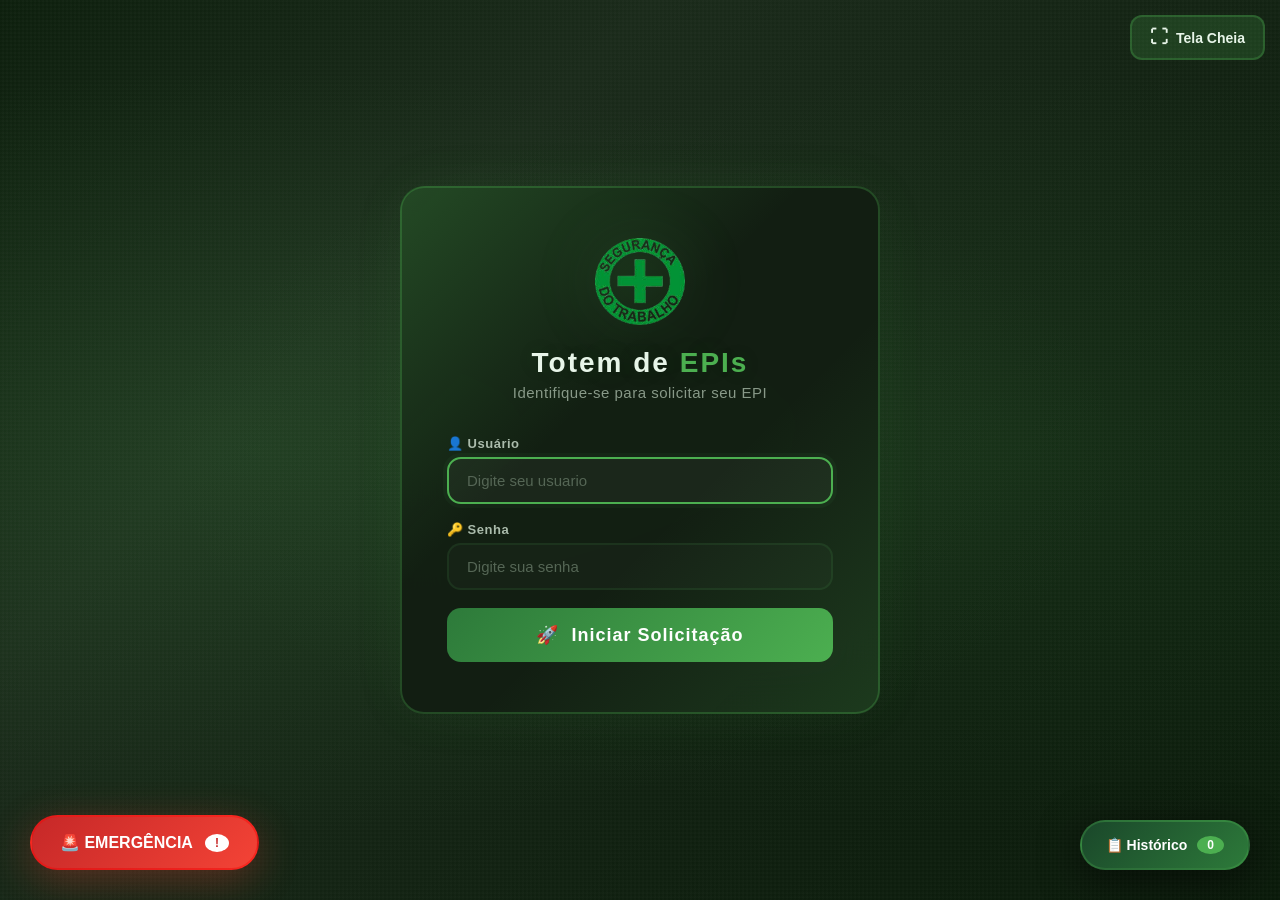
<file: index.html>
<!DOCTYPE html>
<html lang="pt-BR">
<head>
    <meta charset="UTF-8">
    <meta name="viewport" content="width=device-width, initial-scale=1.0">
    <title>Totem - Controle de EPIs</title>
    <style>
        /* ============================================================
           TOTEM.CSS - Layout Completo
           ============================================================ */
        * {
            margin: 0;
            padding: 0;
            box-sizing: border-box;
        }

        html, body {
            width: 100%;
            height: 100%;
            overflow: hidden;
        }

        body {
            font-family: 'Segoe UI', Tahoma, Geneva, Verdana, sans-serif;
            background: #0a0a0a;
            display: flex;
            align-items: center;
            justify-content: center;
            min-height: 100vh;
        }

        /* ============================================================
           BOTÃO TELA CHEIA
           ============================================================ */
        .btn-fullscreen {
            position: fixed;
            top: 15px;
            right: 15px;
            z-index: 9999;
            padding: 10px 18px;
            background: rgba(76, 175, 80, 0.2);
            border: 2px solid rgba(76, 175, 80, 0.3);
            border-radius: 12px;
            color: #e8f5e9;
            cursor: pointer;
            font-size: 14px;
            font-weight: 600;
            transition: all 0.3s;
            display: flex;
            align-items: center;
            gap: 8px;
        }

        .btn-fullscreen:hover {
            background: rgba(76, 175, 80, 0.4);
            border-color: rgba(76, 175, 80, 0.6);
            transform: scale(1.05);
        }

        .btn-fullscreen .icon {
            font-size: 18px;
        }

        /* ============================================================
           BOTÃO EMERGÊNCIA FLUTUANTE
           ============================================================ */
        .btn-emergencia-flutuante {
            position: fixed;
            bottom: 30px;
            left: 30px;
            z-index: 9999;
            padding: 16px 28px;
            background: linear-gradient(135deg, #c62828, #f44336);
            color: white;
            border: 2px solid rgba(255, 0, 0, 0.4);
            border-radius: 50px;
            font-size: 16px;
            font-weight: 800;
            cursor: pointer;
            transition: all 0.3s;
            display: flex;
            align-items: center;
            gap: 12px;
            box-shadow: 0 10px 40px rgba(244, 67, 54, 0.3);
            animation: pulseEmergencia 2s infinite;
        }

        .btn-emergencia-flutuante:hover {
            transform: scale(1.08);
            box-shadow: 0 15px 50px rgba(244, 67, 54, 0.5);
        }

        .btn-emergencia-flutuante .badge-emergencia {
            background: white;
            color: #c62828;
            border-radius: 50%;
            padding: 2px 10px;
            font-size: 12px;
            font-weight: 700;
        }

        .btn-emergencia-flutuante.ativo {
            animation: pulseEmergenciaRapido 0.5s infinite;
            background: linear-gradient(135deg, #b71c1c, #ff0000);
        }

        @keyframes pulseEmergencia {
            0%, 100% { transform: scale(1); }
            50% { transform: scale(1.05); }
        }

        @keyframes pulseEmergenciaRapido {
            0%, 100% { transform: scale(1); }
            50% { transform: scale(1.08); }
        }

        /* ============================================================
           SCROLLBAR PERSONALIZADA
           ============================================================ */
        ::-webkit-scrollbar {
            width: 6px;
            height: 6px;
        }
        ::-webkit-scrollbar-track {
            background: #1a1a1a;
            border-radius: 4px;
        }
        ::-webkit-scrollbar-thumb {
            background: linear-gradient(180deg, #4CAF50, #2d7a3a);
            border-radius: 4px;
        }

        /* ============================================================
           LOGIN DO TRABALHADOR
           ============================================================ */
        .login-container {
            display: flex;
            justify-content: center;
            align-items: center;
            min-height: 100vh;
            width: 100%;
            background: 
                radial-gradient(ellipse at 20% 50%, rgba(76, 175, 80, 0.15) 0%, transparent 60%),
                radial-gradient(ellipse at 80% 50%, rgba(76, 175, 80, 0.10) 0%, transparent 60%),
                linear-gradient(135deg, #0d1f0d 0%, #1a2a1a 30%, #0f1f0f 70%, #0a1a0a 100%);
            padding: 20px;
            position: relative;
        }

        .login-container::before {
            content: '';
            position: absolute;
            top: 0;
            left: 0;
            right: 0;
            bottom: 0;
            background: 
                repeating-linear-gradient(90deg, transparent, transparent 2px, rgba(255,255,255,0.01) 2px, rgba(255,255,255,0.01) 4px),
                repeating-linear-gradient(0deg, transparent, transparent 2px, rgba(255,255,255,0.01) 2px, rgba(255,255,255,0.01) 4px);
            pointer-events: none;
        }

        .login-box {
            background: rgba(18, 30, 18, 0.95);
            padding: 50px 45px;
            border-radius: 24px;
            border: 2px solid rgba(76, 175, 80, 0.3);
            box-shadow: 0 0 60px rgba(76, 175, 80, 0.05);
            max-width: 480px;
            width: 100%;
            position: relative;
            backdrop-filter: blur(20px);
        }

        .login-box::before {
            content: '';
            position: absolute;
            top: -2px;
            left: -2px;
            right: -2px;
            bottom: -2px;
            border-radius: 26px;
            background: linear-gradient(135deg, rgba(76, 175, 80, 0.3), transparent 40%, transparent 60%, rgba(76, 175, 80, 0.2));
            z-index: -1;
        }

        .login-header {
            text-align: center;
            margin-bottom: 35px;
        }

        .logo {
            max-width: 90px;
            margin-bottom: 18px;
            filter: drop-shadow(0 0 30px rgba(76, 175, 80, 0.2));
            transition: all 0.5s;
        }

        .logo:hover {
            transform: scale(1.05) rotate(-3deg);
            filter: drop-shadow(0 0 50px rgba(76, 175, 80, 0.4));
        }

        .login-box h1 {
            color: #e8f5e9;
            font-size: 28px;
            font-weight: 700;
            letter-spacing: 2px;
            text-shadow: 0 0 30px rgba(76, 175, 80, 0.1);
        }

        .login-box h1 span {
            color: #4CAF50;
        }

        .login-box p {
            color: #889988;
            font-size: 15px;
            margin-top: 5px;
            letter-spacing: 0.5px;
        }

        .login-form .form-group {
            margin-bottom: 18px;
        }

        .login-form label {
            display: block;
            font-size: 13px;
            font-weight: 600;
            color: #aabbab;
            margin-bottom: 6px;
            letter-spacing: 0.5px;
        }

        .login-form input {
            width: 100%;
            padding: 14px 18px;
            border: 2px solid rgba(76, 175, 80, 0.2);
            border-radius: 14px;
            font-size: 16px;
            transition: all 0.3s;
            background: rgba(255, 255, 255, 0.03);
            color: #e8f5e9;
            outline: none;
        }

        .login-form input::placeholder {
            color: #556655;
        }

        .login-form input:focus {
            border-color: #4CAF50;
            box-shadow: 0 0 0 4px rgba(76, 175, 80, 0.1);
            background: rgba(255, 255, 255, 0.05);
        }

        .btn-login {
            width: 100%;
            padding: 16px;
            background: linear-gradient(135deg, #2d7a3a, #4CAF50);
            color: white;
            border: none;
            border-radius: 14px;
            font-size: 18px;
            font-weight: 700;
            cursor: pointer;
            transition: all 0.3s;
            margin-top: 10px;
            display: flex;
            align-items: center;
            justify-content: center;
            gap: 12px;
            letter-spacing: 1px;
            position: relative;
            overflow: hidden;
        }

        .btn-login::before {
            content: '';
            position: absolute;
            top: -50%;
            left: -50%;
            width: 200%;
            height: 200%;
            background: radial-gradient(circle, rgba(255,255,255,0.1) 0%, transparent 60%);
            opacity: 0;
            transition: opacity 0.3s;
        }

        .btn-login:hover::before {
            opacity: 1;
        }

        .btn-login:hover {
            transform: translateY(-3px) scale(1.01);
            box-shadow: 0 10px 40px rgba(76, 175, 80, 0.4);
        }

        .btn-login:active {
            transform: translateY(0) scale(0.98);
        }

        .mensagem-erro {
            margin-top: 15px;
            padding: 12px 16px;
            background: rgba(198, 40, 40, 0.15);
            color: #ef9a9a;
            border-radius: 12px;
            font-size: 14px;
            border-left: 4px solid #c62828;
            border: 1px solid rgba(198, 40, 40, 0.2);
            display: none;
        }

        .mensagem-erro.visible {
            display: block;
        }

        .mensagem-sucesso {
            margin-top: 15px;
            padding: 12px 16px;
            background: rgba(76, 175, 80, 0.15);
            color: #81C784;
            border-radius: 12px;
            font-size: 14px;
            border-left: 4px solid #4CAF50;
            border: 1px solid rgba(76, 175, 80, 0.2);
            display: none;
        }

        .mensagem-sucesso.visible {
            display: block;
        }

        .mensagem-aviso {
            margin-top: 15px;
            padding: 12px 16px;
            background: rgba(255, 193, 7, 0.15);
            color: #ffd54f;
            border-radius: 12px;
            font-size: 14px;
            border-left: 4px solid #FFC107;
            border: 1px solid rgba(255, 193, 7, 0.2);
            display: none;
        }

        .mensagem-aviso.visible {
            display: block;
        }

        /* ============================================================
           SISTEMA TOTEM - TELA CHEIA
           ============================================================ */
        #sistema {
            display: none;
            flex-direction: column;
            min-height: 100vh;
            width: 100%;
            max-width: 100%;
            margin: 0;
            background: rgba(12, 20, 12, 0.97);
            box-shadow: none;
            border: none;
            position: relative;
        }

        #sistema::before {
            content: '';
            position: absolute;
            top: 0;
            left: 0;
            right: 0;
            bottom: 0;
            background: 
                repeating-linear-gradient(90deg, transparent, transparent 3px, rgba(255,255,255,0.005) 3px, rgba(255,255,255,0.005) 6px);
            pointer-events: none;
        }

        /* ============================================================
           HEADER DO TOTEM
           ============================================================ */
        .totem-header {
            display: flex;
            justify-content: space-between;
            align-items: center;
            padding: 15px 30px;
            background: linear-gradient(180deg, rgba(20, 40, 20, 0.95), rgba(15, 30, 15, 0.95));
            border-bottom: 2px solid rgba(76, 175, 80, 0.15);
            flex-shrink: 0;
            position: relative;
            min-height: 70px;
        }

        .totem-header::after {
            content: '';
            position: absolute;
            bottom: -2px;
            left: 20%;
            right: 20%;
            height: 2px;
            background: linear-gradient(90deg, transparent, rgba(76, 175, 80, 0.3), transparent);
        }

        .totem-header-left {
            display: flex;
            align-items: center;
            gap: 15px;
        }

        .header-logo {
            max-width: 40px;
            filter: drop-shadow(0 0 20px rgba(76, 175, 80, 0.15));
        }

        .totem-header-left h1 {
            font-size: 20px;
            font-weight: 700;
            color: #e8f5e9;
            letter-spacing: 2px;
        }

        .totem-header-left h1 span {
            color: #4CAF50;
        }

        .header-sub {
            font-size: 11px;
            opacity: 0.6;
            display: block;
            color: #889988;
            letter-spacing: 1px;
        }

        .totem-header-right {
            text-align: right;
            display: flex;
            align-items: center;
            gap: 15px;
        }

        /* ============================================================
           CONTEÚDO DO TOTEM
           ============================================================ */
        .totem-conteudo {
            flex: 1;
            padding: 25px 30px;
            overflow-y: auto;
            background: rgba(10, 18, 10, 0.95);
        }

        .etapa-page {
            display: none;
            animation: fadeIn 0.5s ease;
        }

        .etapa-page.active {
            display: block;
        }

        @keyframes fadeIn {
            from { opacity: 0; transform: translateY(20px); }
            to { opacity: 1; transform: translateY(0); }
        }

        .etapa-wrapper {
            background: rgba(18, 32, 18, 0.8);
            border-radius: 20px;
            padding: 30px 35px;
            border: 1px solid rgba(76, 175, 80, 0.1);
            box-shadow: 0 4px 30px rgba(0,0,0,0.3);
            backdrop-filter: blur(10px);
            position: relative;
        }

        .etapa-wrapper::before {
            content: '';
            position: absolute;
            top: -1px;
            left: -1px;
            right: -1px;
            bottom: -1px;
            border-radius: 21px;
            background: linear-gradient(135deg, rgba(76, 175, 80, 0.1), transparent 30%, transparent 70%, rgba(76, 175, 80, 0.05));
            z-index: -1;
        }

        /* ============================================================
           HEADER DAS ETAPAS
           ============================================================ */
        .etapa-header {
            text-align: center;
            margin-bottom: 30px;
        }

        .etapa-badge {
            display: inline-block;
            background: rgba(76, 175, 80, 0.15);
            color: #4CAF50;
            padding: 5px 25px;
            border-radius: 20px;
            font-size: 12px;
            font-weight: 700;
            letter-spacing: 2px;
            text-transform: uppercase;
            margin-bottom: 10px;
            border: 1px solid rgba(76, 175, 80, 0.15);
        }

        .etapa-header h2 {
            color: #e8f5e9;
            font-size: 26px;
            font-weight: 700;
            letter-spacing: 1px;
        }

        .etapa-header p {
            color: #889988;
            font-size: 15px;
            margin-top: 4px;
        }

        /* ============================================================
           ETAPA 1 - SOLICITAR EPI
           ============================================================ */
        .solicitar-content {
            max-width: 600px;
            margin: 0 auto;
        }

        .trabalhador-resumo {
            display: grid;
            grid-template-columns: 1fr 1fr;
            gap: 15px;
            padding: 18px 22px;
            background: rgba(255, 255, 255, 0.02);
            border-radius: 14px;
            margin-bottom: 25px;
            border: 1px solid rgba(76, 175, 80, 0.08);
        }

        .resumo-item {
            display: flex;
            flex-direction: column;
        }

        .resumo-label {
            font-size: 11px;
            color: #667766;
            font-weight: 600;
            text-transform: uppercase;
            letter-spacing: 0.5px;
        }

        .resumo-valor {
            font-size: 17px;
            font-weight: 700;
            color: #e8f5e9;
            margin-top: 3px;
        }

        .form-group {
            margin-bottom: 18px;
        }

        .form-group label {
            display: block;
            font-size: 13px;
            font-weight: 600;
            color: #aabbab;
            margin-bottom: 6px;
            letter-spacing: 0.5px;
        }

        .form-group input,
        .form-group textarea {
            width: 100%;
            padding: 13px 18px;
            border: 2px solid rgba(76, 175, 80, 0.12);
            border-radius: 14px;
            font-size: 15px;
            transition: all 0.3s;
            background: rgba(255, 255, 255, 0.02);
            color: #e8f5e9;
            font-family: inherit;
            outline: none;
        }

        .form-group input::placeholder,
        .form-group textarea::placeholder {
            color: #556655;
        }

        .form-group input:focus,
        .form-group textarea:focus {
            border-color: #4CAF50;
            box-shadow: 0 0 0 4px rgba(76, 175, 80, 0.06);
            background: rgba(255, 255, 255, 0.04);
        }

        .form-group textarea {
            resize: vertical;
            min-height: 60px;
        }

        .epi-select {
            width: 100%;
            padding: 13px 18px;
            border: 2px solid rgba(76, 175, 80, 0.12);
            border-radius: 14px;
            font-size: 15px;
            background: rgba(255, 255, 255, 0.02);
            color: #e8f5e9;
            cursor: pointer;
            transition: all 0.3s;
            outline: none;
            appearance: none;
            background-image: url("data:image/svg+xml,%3Csvg xmlns='http://www.w3.org/2000/svg' width='12' height='12' viewBox='0 0 12 12'%3E%3Cpath fill='%23667766' d='M6 8L1 3h10z'/%3E%3C/svg%3E");
            background-repeat: no-repeat;
            background-position: right 18px center;
        }

        .epi-select option {
            background: #1a2a1a;
            color: #e8f5e9;
        }

        .epi-select:focus {
            border-color: #4CAF50;
            box-shadow: 0 0 0 4px rgba(76, 175, 80, 0.06);
        }

        .btn-proximo-solicitar {
            width: 100%;
            padding: 16px;
            background: linear-gradient(135deg, #2d7a3a, #4CAF50);
            color: white;
            border: none;
            border-radius: 14px;
            font-size: 18px;
            font-weight: 700;
            cursor: pointer;
            transition: all 0.3s;
            margin-top: 10px;
            display: flex;
            align-items: center;
            justify-content: center;
            gap: 12px;
            letter-spacing: 1px;
            position: relative;
            overflow: hidden;
        }

        .btn-proximo-solicitar::before {
            content: '';
            position: absolute;
            top: -50%;
            left: -50%;
            width: 200%;
            height: 200%;
            background: radial-gradient(circle, rgba(255,255,255,0.1) 0%, transparent 60%);
            opacity: 0;
            transition: opacity 0.3s;
        }

        .btn-proximo-solicitar:hover::before {
            opacity: 1;
        }

        .btn-proximo-solicitar:hover {
            transform: translateY(-3px);
            box-shadow: 0 10px 40px rgba(76, 175, 80, 0.3);
        }

        /* ============================================================
           ETAPA 1.5 - TÉCNICO A CAMINHO
           ============================================================ */
        .tecnico-caminho-content {
            text-align: center;
            padding: 40px 20px;
        }

        .tecnico-caminho-content .icone-tecnico {
            font-size: 80px;
            animation: bounceTecnico 2s infinite;
        }

        @keyframes bounceTecnico {
            0%, 100% { transform: translateY(0); }
            50% { transform: translateY(-20px); }
        }

        .tecnico-caminho-content h2 {
            color: #e8f5e9;
            font-size: 32px;
            margin: 20px 0 10px;
        }

        .tecnico-caminho-content p {
            color: #889988;
            font-size: 18px;
            margin-bottom: 10px;
        }

        .tecnico-caminho-content .status-tecnico {
            display: inline-block;
            padding: 8px 30px;
            background: rgba(76, 175, 80, 0.15);
            border: 1px solid rgba(76, 175, 80, 0.3);
            border-radius: 20px;
            color: #4CAF50;
            font-size: 14px;
            font-weight: 600;
            margin-top: 10px;
            animation: pulseText 1.5s infinite;
        }

        @keyframes pulseText {
            0%, 100% { opacity: 1; }
            50% { opacity: 0.5; }
        }

        .tecnico-senha-area {
            margin-top: 25px;
            padding: 20px;
            background: rgba(255, 255, 255, 0.02);
            border: 1px solid rgba(76, 175, 80, 0.08);
            border-radius: 14px;
            max-width: 350px;
            margin-left: auto;
            margin-right: auto;
        }

        .tecnico-senha-area label {
            color: #aabbab;
            font-size: 14px;
            font-weight: 600;
            display: block;
            margin-bottom: 10px;
        }

        .tecnico-senha-area input {
            width: 100%;
            padding: 12px 18px;
            border: 2px solid rgba(76, 175, 80, 0.2);
            border-radius: 12px;
            font-size: 16px;
            background: rgba(255, 255, 255, 0.03);
            color: #e8f5e9;
            outline: none;
            text-align: center;
            letter-spacing: 3px;
        }

        .tecnico-senha-area input:focus {
            border-color: #4CAF50;
            box-shadow: 0 0 0 4px rgba(76, 175, 80, 0.1);
        }

        .tecnico-senha-area .erro-senha-tecnico {
            color: #ef9a9a;
            font-size: 13px;
            margin-top: 8px;
            display: none;
        }

        .tecnico-senha-area .erro-senha-tecnico.visible {
            display: block;
        }

        .btn-tecnico-proximo {
            margin-top: 15px;
            padding: 16px 50px;
            background: linear-gradient(135deg, #2d7a3a, #4CAF50);
            color: white;
            border: none;
            border-radius: 14px;
            font-size: 18px;
            font-weight: 700;
            cursor: pointer;
            transition: all 0.3s;
        }

        .btn-tecnico-proximo:hover {
            transform: translateY(-3px);
            box-shadow: 0 10px 40px rgba(76, 175, 80, 0.3);
        }

        /* ============================================================
           ETAPA 2 - VALIDAÇÃO TST
           ============================================================ */
        .validacao-content {
            max-width: 600px;
            margin: 0 auto;
        }

        .solicitacao-resumo {
            margin-bottom: 25px;
        }

        .resumo-grid {
            display: grid;
            grid-template-columns: repeat(3, 1fr);
            gap: 12px;
        }

        .resumo-card {
            padding: 14px 16px;
            background: rgba(255, 255, 255, 0.02);
            border-radius: 12px;
            border: 1px solid rgba(76, 175, 80, 0.08);
            text-align: center;
        }

        .resumo-card .resumo-label {
            display: block;
            font-size: 10px;
            color: #667766;
            text-transform: uppercase;
            letter-spacing: 0.5px;
        }

        .resumo-card .resumo-valor {
            display: block;
            font-size: 16px;
            font-weight: 700;
            color: #e8f5e9;
            margin-top: 4px;
        }

        .checkbox-group-validacao {
            margin: 20px 0;
            display: flex;
            flex-direction: column;
            gap: 10px;
        }

        .checkbox-label {
            display: flex;
            align-items: center;
            gap: 14px;
            padding: 12px 18px;
            background: rgba(255, 255, 255, 0.02);
            border-radius: 12px;
            cursor: pointer;
            transition: all 0.3s;
            border: 1px solid rgba(76, 175, 80, 0.06);
            font-size: 14px;
            color: #c8d5c8;
        }

        .checkbox-label:hover {
            background: rgba(76, 175, 80, 0.05);
            border-color: rgba(76, 175, 80, 0.15);
        }

        .checkbox-label input[type="checkbox"] {
            width: 20px;
            height: 20px;
            accent-color: #4CAF50;
            cursor: pointer;
            flex-shrink: 0;
        }

        .botoes-validacao {
            display: flex;
            gap: 15px;
            margin-top: 25px;
        }

        .btn-voltar {
            flex: 1;
            padding: 14px 20px;
            background: rgba(255, 255, 255, 0.03);
            border: 2px solid rgba(255, 255, 255, 0.06);
            border-radius: 14px;
            font-size: 16px;
            font-weight: 600;
            color: #889988;
            cursor: pointer;
            transition: all 0.3s;
        }

        .btn-voltar:hover {
            background: rgba(255, 255, 255, 0.06);
            border-color: rgba(255, 255, 255, 0.12);
            color: #e8f5e9;
            transform: translateX(-3px);
        }

        .btn-proximo {
            flex: 2;
            padding: 14px 20px;
            background: linear-gradient(135deg, #2d7a3a, #4CAF50);
            color: white;
            border: none;
            border-radius: 14px;
            font-size: 16px;
            font-weight: 700;
            cursor: pointer;
            transition: all 0.3s;
            display: flex;
            align-items: center;
            justify-content: center;
            gap: 10px;
            position: relative;
            overflow: hidden;
        }

        .btn-proximo::before {
            content: '';
            position: absolute;
            top: -50%;
            left: -50%;
            width: 200%;
            height: 200%;
            background: radial-gradient(circle, rgba(255,255,255,0.1) 0%, transparent 60%);
            opacity: 0;
            transition: opacity 0.3s;
        }

        .btn-proximo:hover::before {
            opacity: 1;
        }

        .btn-proximo:hover {
            transform: translateY(-2px);
            box-shadow: 0 8px 30px rgba(76, 175, 80, 0.3);
        }

        /* ============================================================
           ETAPA 3 - ASSINATURA
           ============================================================ */
        .assinatura-content {
            max-width: 650px;
            margin: 0 auto;
        }

        .assinatura-area {
            margin: 20px 0;
        }

        .assinatura-instrucao {
            font-size: 15px;
            color: #aabbab;
            margin-bottom: 14px;
            font-weight: 500;
        }

        .canvas-wrapper {
            border: 3px solid rgba(76, 175, 80, 0.12);
            border-radius: 16px;
            overflow: hidden;
            background: rgba(255, 255, 255, 0.02);
            position: relative;
            transition: all 0.3s;
            height: 200px;
        }

        .canvas-wrapper:hover {
            border-color: rgba(76, 175, 80, 0.3);
            box-shadow: 0 0 30px rgba(76, 175, 80, 0.03);
        }

        #canvasAssinatura {
            width: 100%;
            height: 100%;
            cursor: crosshair;
            display: block;
            background: rgba(255, 255, 255, 0.02);
        }

        .canvas-overlay {
            position: absolute;
            bottom: 14px;
            left: 50%;
            transform: translateX(-50%);
            color: rgba(85, 102, 85, 0.4);
            font-size: 13px;
            pointer-events: none;
            letter-spacing: 1px;
        }

        .botoes-assinatura {
            display: flex;
            gap: 12px;
            margin-top: 14px;
        }

        .btn-limpar {
            padding: 12px 30px;
            background: rgba(255, 0, 0, 0.15);
            border: 2px solid rgba(255, 0, 0, 0.25);
            border-radius: 12px;
            color: #ef9a9a;
            cursor: pointer;
            transition: all 0.3s;
            font-weight: 600;
            font-size: 14px;
        }

        .btn-limpar:hover {
            background: rgba(255, 0, 0, 0.25);
            border-color: rgba(255, 0, 0, 0.4);
            color: #ffcdd2;
            transform: scale(1.02);
        }

        .assinatura-status {
            margin-top: 12px;
            padding: 10px 16px;
            border-radius: 10px;
            font-weight: 600;
            display: none;
        }

        .assinatura-status.sucesso {
            display: block;
            background: rgba(76, 175, 80, 0.1);
            color: #81C784;
            border: 1px solid rgba(76, 175, 80, 0.15);
        }

        .assinatura-status.erro {
            display: block;
            background: rgba(198, 40, 40, 0.15);
            color: #ef9a9a;
            border: 1px solid rgba(198, 40, 40, 0.2);
        }

        .botoes-assinatura-final {
            display: flex;
            gap: 15px;
            margin-top: 25px;
        }

        .btn-finalizar {
            flex: 2;
            padding: 14px 20px;
            background: linear-gradient(135deg, #2d7a3a, #4CAF50);
            color: white;
            border: none;
            border-radius: 14px;
            font-size: 16px;
            font-weight: 700;
            cursor: pointer;
            transition: all 0.3s;
            display: flex;
            align-items: center;
            justify-content: center;
            gap: 10px;
            position: relative;
            overflow: hidden;
        }

        .btn-finalizar::before {
            content: '';
            position: absolute;
            top: -50%;
            left: -50%;
            width: 200%;
            height: 200%;
            background: radial-gradient(circle, rgba(255,255,255,0.1) 0%, transparent 60%);
            opacity: 0;
            transition: opacity 0.3s;
        }

        .btn-finalizar:hover::before {
            opacity: 1;
        }

        .btn-finalizar:hover {
            transform: translateY(-2px);
            box-shadow: 0 8px 30px rgba(76, 175, 80, 0.3);
        }

        /* ============================================================
           FINALIZAÇÃO
           ============================================================ */
        .historico-content {
            max-width: 650px;
            margin: 0 auto;
            text-align: center;
        }

        .confirmacao-grande {
            margin-bottom: 25px;
        }

        .icone-sucesso {
            font-size: 80px;
            margin-bottom: 12px;
            animation: bounceIn 0.6s ease;
        }

        @keyframes bounceIn {
            0% { transform: scale(0) rotate(-10deg); opacity: 0; }
            50% { transform: scale(1.3) rotate(3deg); }
            70% { transform: scale(0.9) rotate(-2deg); }
            100% { transform: scale(1) rotate(0deg); opacity: 1; }
        }

        .confirmacao-grande h3 {
            color: #e8f5e9;
            font-size: 26px;
            font-weight: 700;
        }

        .confirmacao-grande p {
            color: #889988;
            font-size: 15px;
            margin-top: 4px;
        }

        .detalhes-finalizacao {
            display: grid;
            grid-template-columns: 1fr 1fr;
            gap: 12px;
            margin: 25px 0;
            text-align: left;
        }

        .detalhe-final {
            padding: 14px 18px;
            background: rgba(255, 255, 255, 0.02);
            border-radius: 12px;
            border: 1px solid rgba(76, 175, 80, 0.06);
        }

        .detalhe-final .detalhe-label {
            display: block;
            font-size: 10px;
            color: #667766;
            text-transform: uppercase;
            letter-spacing: 0.5px;
        }

        .detalhe-final .detalhe-valor {
            display: block;
            font-size: 16px;
            font-weight: 700;
            color: #e8f5e9;
            margin-top: 3px;
        }

        .assinatura-miniatura {
            display: flex;
            align-items: center;
            gap: 15px;
            margin: 15px 0 25px 0;
            padding: 15px 20px;
            background: rgba(255, 255, 255, 0.02);
            border-radius: 12px;
            border: 1px solid rgba(76, 175, 80, 0.08);
            justify-content: center;
            flex-wrap: wrap;
        }

        .assinatura-miniatura .assinatura-label {
            font-size: 12px;
            color: #667766;
            font-weight: 600;
            text-transform: uppercase;
            letter-spacing: 0.5px;
        }

        .assinatura-miniatura canvas {
            border: 1px solid rgba(76, 175, 80, 0.15);
            border-radius: 8px;
            background: rgba(255, 255, 255, 0.02);
            max-width: 200px;
            max-height: 60px;
        }

        .assinatura-miniatura .sem-assinatura {
            color: #667766;
            font-size: 13px;
        }

        .botoes-finalizacao {
            display: flex;
            gap: 15px;
            margin-top: 25px;
        }

        .btn-nova-solicitacao {
            flex: 1;
            padding: 14px 20px;
            background: linear-gradient(135deg, #2d7a3a, #4CAF50);
            color: white;
            border: none;
            border-radius: 14px;
            font-size: 16px;
            font-weight: 700;
            cursor: pointer;
            transition: all 0.3s;
        }

        .btn-nova-solicitacao:hover {
            transform: translateY(-2px);
            box-shadow: 0 8px 25px rgba(76, 175, 80, 0.3);
        }

        .btn-sair-totem {
            flex: 1;
            padding: 14px 20px;
            background: rgba(255, 255, 255, 0.03);
            border: 2px solid rgba(255, 255, 255, 0.06);
            border-radius: 14px;
            font-size: 16px;
            font-weight: 600;
            color: #889988;
            cursor: pointer;
            transition: all 0.3s;
        }

        .btn-sair-totem:hover {
            background: rgba(255, 255, 255, 0.06);
            border-color: rgba(255, 255, 255, 0.12);
            color: #e8f5e9;
        }

        /* ============================================================
           BOTÃO DE HISTÓRICO FLUTUANTE
           ============================================================ */
        .btn-historico-flutuante {
            position: fixed;
            bottom: 30px;
            right: 30px;
            padding: 14px 24px;
            background: linear-gradient(135deg, #1a472a, #2d7a3a);
            color: white;
            border: 2px solid rgba(76, 175, 80, 0.3);
            border-radius: 50px;
            font-size: 14px;
            font-weight: 700;
            cursor: pointer;
            transition: all 0.3s;
            display: flex;
            align-items: center;
            gap: 10px;
            z-index: 1000;
            box-shadow: 0 10px 40px rgba(0,0,0,0.5);
        }

        .btn-historico-flutuante:hover {
            transform: translateY(-3px) scale(1.05);
            box-shadow: 0 15px 50px rgba(76, 175, 80, 0.2);
            border-color: rgba(76, 175, 80, 0.6);
        }

        .btn-historico-flutuante .badge {
            background: #4CAF50;
            color: white;
            border-radius: 50%;
            padding: 2px 10px;
            font-size: 12px;
        }

        /* ============================================================
           MODAL DO HISTÓRICO COM SENHA
           ============================================================ */
        .modal-historico {
            display: none;
            position: fixed;
            top: 0;
            left: 0;
            right: 0;
            bottom: 0;
            background: rgba(0, 0, 0, 0.85);
            z-index: 2000;
            padding: 30px;
            backdrop-filter: blur(10px);
            animation: fadeIn 0.3s ease;
            align-items: center;
            justify-content: center;
        }

        .modal-historico.active {
            display: flex;
        }

        .modal-conteudo {
            background: rgba(18, 32, 18, 0.95);
            border-radius: 24px;
            border: 2px solid rgba(76, 175, 80, 0.15);
            max-width: 950px;
            width: 100%;
            max-height: 85vh;
            padding: 35px;
            overflow-y: auto;
            box-shadow: 0 30px 80px rgba(0,0,0,0.5);
            position: relative;
        }

        .modal-conteudo::before {
            content: '';
            position: absolute;
            top: -1px;
            left: -1px;
            right: -1px;
            bottom: -1px;
            border-radius: 25px;
            background: linear-gradient(135deg, rgba(76, 175, 80, 0.1), transparent 40%, transparent 60%, rgba(76, 175, 80, 0.05));
            z-index: -1;
        }

        .modal-header {
            display: flex;
            justify-content: space-between;
            align-items: center;
            margin-bottom: 25px;
            padding-bottom: 15px;
            border-bottom: 2px solid rgba(76, 175, 80, 0.1);
            flex-wrap: wrap;
            gap: 10px;
        }

        .modal-header h2 {
            color: #e8f5e9;
            font-size: 24px;
        }

        .modal-header h2 span {
            color: #4CAF50;
        }

        .modal-header-actions {
            display: flex;
            gap: 10px;
            flex-wrap: wrap;
        }

        .btn-fechar-modal {
            padding: 8px 20px;
            background: rgba(255, 255, 255, 0.05);
            border: 2px solid rgba(255, 255, 255, 0.06);
            border-radius: 10px;
            color: #889988;
            cursor: pointer;
            font-size: 18px;
            transition: all 0.3s;
        }

        .btn-fechar-modal:hover {
            background: rgba(255, 255, 255, 0.1);
            color: #e8f5e9;
        }

        .btn-exportar-pdf {
            padding: 8px 20px;
            background: linear-gradient(135deg, #c62828, #e53935);
            color: white;
            border: none;
            border-radius: 10px;
            font-size: 14px;
            font-weight: 600;
            cursor: pointer;
            transition: all 0.3s;
            display: flex;
            align-items: center;
            gap: 8px;
        }

        .btn-exportar-pdf:hover {
            transform: translateY(-2px);
            box-shadow: 0 8px 25px rgba(198, 40, 40, 0.3);
        }

        .btn-excluir-historico {
            padding: 8px 20px;
            background: rgba(255, 0, 0, 0.15);
            border: 2px solid rgba(255, 0, 0, 0.2);
            border-radius: 10px;
            color: #ef9a9a;
            font-size: 14px;
            font-weight: 600;
            cursor: pointer;
            transition: all 0.3s;
        }

        .btn-excluir-historico:hover {
            background: rgba(255, 0, 0, 0.25);
            border-color: rgba(255, 0, 0, 0.4);
            color: #ffcdd2;
        }

        .historico-senha-area {
            text-align: center;
            padding: 30px 0;
        }

        .historico-senha-area p {
            color: #889988;
            margin-bottom: 15px;
            font-size: 15px;
        }

        .historico-senha-area input {
            width: 100%;
            max-width: 300px;
            padding: 14px 18px;
            border: 2px solid rgba(76, 175, 80, 0.2);
            border-radius: 14px;
            font-size: 16px;
            background: rgba(255, 255, 255, 0.03);
            color: #e8f5e9;
            outline: none;
            text-align: center;
            letter-spacing: 2px;
        }

        .historico-senha-area input:focus {
            border-color: #4CAF50;
            box-shadow: 0 0 0 4px rgba(76, 175, 80, 0.1);
        }

        .historico-senha-area .btn-senha {
            margin-top: 15px;
            padding: 12px 40px;
            background: linear-gradient(135deg, #2d7a3a, #4CAF50);
            color: white;
            border: none;
            border-radius: 14px;
            font-size: 16px;
            font-weight: 700;
            cursor: pointer;
            transition: all 0.3s;
        }

        .historico-senha-area .btn-senha:hover {
            transform: translateY(-2px);
            box-shadow: 0 8px 25px rgba(76, 175, 80, 0.3);
        }

        .historico-senha-area .erro-senha {
            color: #ef9a9a;
            font-size: 14px;
            margin-top: 10px;
            display: none;
        }

        .historico-senha-area .erro-senha.visible {
            display: block;
        }

        .historico-lista-container {
            display: none;
        }

        .historico-lista-container.visible {
            display: block;
        }

        .modal-historico-lista {
            display: flex;
            flex-direction: column;
            gap: 8px;
        }

        .historico-item {
            display: grid;
            grid-template-columns: 100px 120px 100px 90px 100px 1fr;
            gap: 10px;
            padding: 12px 16px;
            background: rgba(255, 255, 255, 0.02);
            border-radius: 10px;
            border: 1px solid rgba(76, 175, 80, 0.05);
            align-items: center;
            transition: all 0.2s;
        }

        .historico-item:hover {
            background: rgba(255, 255, 255, 0.04);
            border-color: rgba(76, 175, 80, 0.1);
        }

        .historico-item .h-data {
            color: #667766;
            font-size: 13px;
        }
        .historico-item .h-nome {
            color: #e8f5e9;
            font-weight: 600;
            font-size: 14px;
        }
        .historico-item .h-codigo {
            color: #889988;
            font-size: 13px;
        }
        .historico-item .h-epi {
            color: #4CAF50;
            font-weight: 600;
            font-size: 13px;
        }
        .historico-item .h-tst {
            color: #889988;
            font-size: 13px;
        }
        .historico-item .h-status {
            color: #81C784;
            font-size: 13px;
            font-weight: 600;
            text-align: right;
        }

        .historico-vazio {
            text-align: center;
            padding: 40px;
            color: #667766;
            font-size: 16px;
        }

        .historico-vazio span {
            font-size: 40px;
            display: block;
            margin-bottom: 10px;
        }

        /* ============================================================
           MODAL EMERGÊNCIA
           ============================================================ */
        .modal-emergencia {
            display: none;
            position: fixed;
            top: 0;
            left: 0;
            right: 0;
            bottom: 0;
            background: rgba(0, 0, 0, 0.9);
            z-index: 9998;
            padding: 30px;
            backdrop-filter: blur(10px);
            animation: fadeIn 0.3s ease;
            align-items: center;
            justify-content: center;
        }

        .modal-emergencia.active {
            display: flex;
        }

        .modal-emergencia-content {
            background: rgba(18, 32, 18, 0.95);
            border-radius: 24px;
            border: 2px solid rgba(244, 67, 54, 0.3);
            max-width: 500px;
            width: 100%;
            padding: 40px;
            text-align: center;
            box-shadow: 0 0 80px rgba(244, 67, 54, 0.1);
        }

        .modal-emergencia-content .icone-emergencia {
            font-size: 80px;
            animation: pulseEmergencia 1s infinite;
        }

        .modal-emergencia-content h2 {
            color: #ff6b6b;
            font-size: 32px;
            margin: 15px 0 10px;
        }

        .modal-emergencia-content p {
            color: #889988;
            font-size: 16px;
            margin-bottom: 20px;
        }

        .modal-emergencia-content .btn-fechar-emergencia {
            padding: 12px 40px;
            background: rgba(255, 255, 255, 0.05);
            border: 2px solid rgba(255, 255, 255, 0.06);
            border-radius: 14px;
            color: #889988;
            font-size: 16px;
            font-weight: 600;
            cursor: pointer;
            transition: all 0.3s;
        }

        .modal-emergencia-content .btn-fechar-emergencia:hover {
            background: rgba(255, 255, 255, 0.1);
            color: #e8f5e9;
        }

        .emergencia-timer {
            font-size: 14px;
            color: #667766;
            margin-top: 10px;
        }

        /* ============================================================
           RODAPÉ
           ============================================================ */
        .totem-footer {
            padding: 12px 30px;
            background: rgba(12, 20, 12, 0.95);
            border-top: 2px solid rgba(76, 175, 80, 0.08);
            display: flex;
            justify-content: space-between;
            font-size: 12px;
            color: #445544;
            flex-shrink: 0;
            letter-spacing: 0.5px;
        }

        .totem-footer span:last-child {
            color: #335533;
        }

        /* ============================================================
           RESPONSIVO
           ============================================================ */
        @media (max-width: 768px) {
            .login-box {
                padding: 30px 25px;
            }
            
            .totem-header {
                flex-direction: column;
                text-align: center;
                gap: 10px;
                padding: 15px 20px;
            }
            
            .totem-header-left {
                flex-direction: column;
                gap: 8px;
            }
            
            .totem-header-right {
                text-align: center;
                flex-direction: column;
            }
            
            .totem-conteudo {
                padding: 15px;
            }
            
            .etapa-wrapper {
                padding: 20px 18px;
            }
            
            .etapa-header h2 {
                font-size: 22px;
            }
            
            .resumo-grid {
                grid-template-columns: 1fr;
            }
            
            .detalhes-finalizacao {
                grid-template-columns: 1fr;
            }
            
            .botoes-validacao,
            .botoes-assinatura-final,
            .botoes-finalizacao {
                flex-direction: column;
            }
            
            .btn-voltar,
            .btn-proximo,
            .btn-finalizar,
            .btn-nova-solicitacao,
            .btn-sair-totem {
                width: 100%;
            }
            
            .botoes-assinatura {
                flex-direction: column;
            }
            
            .botoes-assinatura button {
                width: 100%;
            }
            
            .trabalhador-resumo {
                grid-template-columns: 1fr;
            }
            
            .canvas-wrapper {
                height: 160px;
            }
            
            .totem-footer {
                flex-direction: column;
                text-align: center;
                gap: 5px;
                padding: 12px 20px;
                font-size: 11px;
            }

            .historico-item {
                grid-template-columns: 1fr;
                gap: 4px;
                padding: 10px 14px;
            }

            .historico-item .h-status {
                text-align: left;
            }

            .modal-conteudo {
                padding: 20px;
                max-height: 90vh;
            }

            .modal-header h2 {
                font-size: 18px;
            }

            .modal-header {
                flex-direction: column;
                align-items: stretch;
            }

            .modal-header-actions {
                flex-direction: column;
            }

            .btn-historico-flutuante {
                bottom: 15px;
                right: 15px;
                padding: 10px 18px;
                font-size: 12px;
            }

            .btn-historico-flutuante .badge {
                font-size: 10px;
                padding: 1px 8px;
            }

            .btn-emergencia-flutuante {
                bottom: 15px;
                left: 15px;
                padding: 12px 20px;
                font-size: 14px;
            }

            .assinatura-miniatura {
                flex-direction: column;
                align-items: center;
                gap: 10px;
            }

            .assinatura-miniatura canvas {
                max-width: 100%;
                max-height: 50px;
            }

            .btn-fullscreen {
                top: 10px;
                right: 10px;
                padding: 6px 12px;
                font-size: 12px;
            }

            .tecnico-caminho-content h2 {
                font-size: 24px;
            }

            .tecnico-caminho-content .icone-tecnico {
                font-size: 60px;
            }
        }

        @media (max-width: 480px) {
            .login-box {
                padding: 20px 15px;
                border-radius: 18px;
            }
            
            .login-form input {
                padding: 12px 14px;
                font-size: 14px;
            }
            
            .btn-login {
                font-size: 16px;
                padding: 14px;
            }
            
            .etapa-header h2 {
                font-size: 18px;
            }
            
            .etapa-wrapper {
                padding: 15px 12px;
            }
            
            .etapa-badge {
                font-size: 10px;
                padding: 4px 15px;
            }
            
            .resumo-card .resumo-valor {
                font-size: 14px;
            }
            
            .form-group input,
            .form-group textarea,
            .epi-select {
                padding: 12px 14px;
                font-size: 14px;
            }
            
            .btn-proximo-solicitar {
                font-size: 15px;
                padding: 14px;
            }
            
            .logo {
                max-width: 60px;
            }
            
            .totem-header-left h1 {
                font-size: 16px;
            }
            
            .header-logo {
                max-width: 35px;
            }

            .modal-conteudo {
                padding: 15px;
            }

            .btn-fullscreen {
                padding: 4px 10px;
                font-size: 10px;
                top: 5px;
                right: 5px;
            }

            .btn-emergencia-flutuante {
                padding: 10px 16px;
                font-size: 12px;
                bottom: 10px;
                left: 10px;
            }
        }

        /* ============================================================
           MODAL CONFIRMAÇÃO SAIR - APENAS HTML
           ============================================================ */
        .modal-confirmacao-sair {
            display: none;
            position: fixed;
            top: 0;
            left: 0;
            right: 0;
            bottom: 0;
            background: rgba(0, 0, 0, 0.85);
            z-index: 3000;
            padding: 30px;
            backdrop-filter: blur(10px);
            align-items: center;
            justify-content: center;
        }

        .modal-confirmacao-sair.active {
            display: flex;
        }

        .modal-confirmacao-sair-content {
            background: rgba(18, 32, 18, 0.95);
            border-radius: 24px;
            border: 2px solid rgba(76, 175, 80, 0.2);
            max-width: 450px;
            width: 100%;
            padding: 40px;
            text-align: center;
            box-shadow: 0 30px 80px rgba(0,0,0,0.5);
        }

        .modal-confirmacao-sair-content .icone-sair {
            font-size: 60px;
            margin-bottom: 15px;
        }

        .modal-confirmacao-sair-content h2 {
            color: #e8f5e9;
            font-size: 24px;
            margin-bottom: 10px;
        }

        .modal-confirmacao-sair-content p {
            color: #889988;
            font-size: 16px;
            margin-bottom: 25px;
        }

        .modal-confirmacao-sair-content .botoes-confirmacao {
            display: flex;
            gap: 15px;
        }

        .modal-confirmacao-sair-content .btn-confirmar-sair {
            flex: 1;
            padding: 14px;
            background: linear-gradient(135deg, #c62828, #f44336);
            color: white;
            border: none;
            border-radius: 14px;
            font-size: 16px;
            font-weight: 700;
            cursor: pointer;
            transition: all 0.3s;
        }

        .modal-confirmacao-sair-content .btn-confirmar-sair:hover {
            transform: translateY(-2px);
            box-shadow: 0 8px 25px rgba(198, 40, 40, 0.3);
        }

        .modal-confirmacao-sair-content .btn-cancelar-sair {
            flex: 1;
            padding: 14px;
            background: rgba(255, 255, 255, 0.05);
            border: 2px solid rgba(255, 255, 255, 0.06);
            border-radius: 14px;
            color: #889988;
            font-size: 16px;
            font-weight: 600;
            cursor: pointer;
            transition: all 0.3s;
        }

        .modal-confirmacao-sair-content .btn-cancelar-sair:hover {
            background: rgba(255, 255, 255, 0.1);
            color: #e8f5e9;
        }

        /* Mensagens de erro inline */
        .erro-inline {
            color: #ef9a9a;
            font-size: 13px;
            margin-top: 5px;
            display: none;
        }

        .erro-inline.visible {
            display: block;
        }

        .sucesso-inline {
            color: #81C784;
            font-size: 13px;
            margin-top: 5px;
            display: none;
        }

        .sucesso-inline.visible {
            display: block;
        }
    </style>
</head>
<body>

    <!-- ==================== BOTÃO TELA CHEIA ==================== -->
    <button class="btn-fullscreen" onclick="toggleFullScreen()">
        <span class="icon">⛶</span> Tela Cheia
    </button>

    <!-- ==================== BOTÃO EMERGÊNCIA FLUTUANTE ==================== -->
    <button class="btn-emergencia-flutuante" onclick="acionarEmergencia()" id="btnEmergenciaFlutuante">
        🚨 EMERGÊNCIA
        <span class="badge-emergencia" id="emergenciaBadge">!</span>
    </button>

    <!-- ==================== MODAL EMERGÊNCIA ==================== -->
    <div id="modalEmergencia" class="modal-emergencia">
        <div class="modal-emergencia-content">
            <div class="icone-emergencia">🚨</div>
            <h2>⚠️ EMERGÊNCIA ACIONADA!</h2>
            <p>Alerta de emergência ativado!</p>
            <div class="emergencia-timer">🔴 EMERGÊNCIA EM ANDAMENTO</div>
            <br>
            <button class="btn-fechar-emergencia" onclick="fecharEmergencia()">✅ Desativar Alarme</button>
        </div>
    </div>

    <!-- ==================== MODAL CONFIRMAÇÃO SAIR ==================== -->
    <div id="modalConfirmacaoSair" class="modal-confirmacao-sair">
        <div class="modal-confirmacao-sair-content">
            <div class="icone-sair">🚪</div>
            <h2>Sair do Totem</h2>
            <p>Deseja realmente sair do sistema? O próximo trabalhador poderá usar.</p>
            <div class="botoes-confirmacao">
                <button class="btn-cancelar-sair" onclick="fecharConfirmacaoSair()">Cancelar</button>
                <button class="btn-confirmar-sair" onclick="confirmarSair()">✅ Sair</button>
            </div>
        </div>
    </div>

    <!-- ==================== TELA DE LOGIN ==================== -->
    <div id="loginScreen" class="login-container">
        <div class="login-box">
            <div class="login-header">
                <img src="logo.png" alt="Logo TST" class="logo">
                <h1>Totem de <span>EPIs</span></h1>
                <p>Identifique-se para solicitar seu EPI</p>
            </div>

            <div class="login-form">
                <div class="form-group">
                    <label>👤 Usuário</label>
                    <input type="text" id="nomeTrabalhador" placeholder="Digite seu usuario" autofocus>
                </div>
                
                <div class="form-group">
                    <label>🔑 Senha</label>
                    <input type="password" id="codigoTrabalhador" placeholder="Digite sua senha">
                </div>

                <button id="btnIniciar" class="btn-login">
                    <span>🚀</span> Iniciar Solicitação
                </button>
                <div id="mensagemErro" class="mensagem-erro"></div>
            </div>
        </div>
    </div>

    <!-- ==================== SISTEMA PRINCIPAL ==================== -->
    <div id="sistema">

        <!-- ======== TOPO DO TOTEM ======== -->
        <header class="totem-header">
            <div class="totem-header-left">
                <img src="logo.png" alt="Logo" class="header-logo">
                <div>
                    <h1>Totem de <span>EPIs</span></h1>
                    <span class="header-sub">Sistema de Solicitação e Validação</span>
                </div>
            </div>
            <div class="totem-header-right">
                <!-- As informações do trabalhador não são mais exibidas aqui -->
            </div>
        </header>

        <!-- ======== CONTEÚDO ======== -->
        <main class="totem-conteudo">

            <!-- ===== ETAPA 1: SOLICITAR EPI ===== -->
            <section id="etapaSolicitar" class="etapa-page active">
                <div class="etapa-wrapper">
                    <div class="etapa-header">
                        <div class="etapa-badge">Passo 1 de 4</div>
                        <h2>📦 Solicitar EPI</h2>
                        <p>Selecione o Equipamento de Proteção Individual que você precisa</p>
                    </div>

                    <div class="solicitar-content">
                        <div class="trabalhador-resumo">
                            <div class="resumo-item">
                                <span class="resumo-label">👤 Trabalhador</span>
                                <span id="resumoNome" class="resumo-valor">-</span>
                            </div>
                            <div class="resumo-item">
                                <span class="resumo-label">🔑 Código</span>
                                <span id="resumoCodigo" class="resumo-valor">-</span>
                            </div>
                        </div>

                        <div class="form-group">
                            <label>🛡️ Selecione o EPI Desejado *</label>
                            <select id="epiSelect" class="epi-select">
                                <option value="">Selecione um EPI...</option>
                                <option value="Capacete de Segurança">⛑️ Capacete de Segurança</option>
                                <option value="Óculos de Proteção">👓 Óculos de Proteção</option>
                                <option value="Protetor Auricular">🔇 Protetor Auricular</option>
                                <option value="Máscara Respiratória">😷 Máscara Respiratória</option>
                                <option value="Luvas de Segurança">🧤 Luvas de Segurança</option>
                                <option value="Calçado de Segurança">👢 Calçado de Segurança</option>
                                <option value="Cinto de Segurança">🔗 Cinto de Segurança</option>
                                <option value="Vestimenta Refletiva">🦺 Vestimenta Refletiva</option>
                                <option value="Protetor Facial">🛡️ Protetor Facial</option>
                                <option value="Avental de Segurança">🧪 Avental de Segurança</option>
                            </select>
                            <div id="erroEpi" class="erro-inline">❌ Por favor, selecione um EPI!</div>
                        </div>

                        <div class="form-group">
                            <label>📦 Quantidade</label>
                            <input type="number" id="quantidadeEPI" value="1" min="1" max="1">
                        </div>

                        <div class="form-group">
                            <label>📝 Observações (opcional)</label>
                            <textarea id="observacaoEPI" rows="2" placeholder="Alguma observação sobre a solicitação..."></textarea>
                        </div>

                        <button class="btn-proximo-solicitar" onclick="irParaTecnicoCaminho()">
                            Solicitar EPI →
                        </button>
                    </div>
                </div>
            </section>

            <!-- ===== ETAPA 1.5: TÉCNICO A CAMINHO ===== -->
            <section id="etapaTecnico" class="etapa-page" style="display:none;">
                <div class="etapa-wrapper">
                    <div class="tecnico-caminho-content">
                        <div class="icone-tecnico">👷</div>
                        <h2>🔧 Técnico a Caminho</h2>
                        <p>Aguarde, um técnico está indo até você para validar a entrega.</p>
                        <div class="status-tecnico">⏳ Aguardando...</div>
                        
                        <div class="tecnico-senha-area">
                            <label>🔑 Digite a senha do técnico para prosseguir</label>
                            <input type="password" id="senhaTecnico" placeholder="Senha do técnico" maxlength="10">
                            <div id="erroSenhaTecnico" class="erro-senha-tecnico">❌ Senha incorreta! Tente novamente.</div>
                        </div>

                        <button class="btn-tecnico-proximo" onclick="validarSenhaTecnico()">
                            Técnico Chegou →
                        </button>
                    </div>
                </div>
            </section>

            <!-- ===== ETAPA 2: VALIDAÇÃO TST ===== -->
            <section id="etapaValidacao" class="etapa-page" style="display:none;">
                <div class="etapa-wrapper">
                    <div class="etapa-header">
                        <div class="etapa-badge">Passo 2 de 4</div>
                        <h2>🔒 Validação do TST</h2>
                        <p>O técnico deve validar a solicitação</p>
                    </div>

                    <div class="validacao-content">
                        <div class="solicitacao-resumo">
                            <div class="resumo-grid">
                                <div class="resumo-card">
                                    <span class="resumo-label">👤 Trabalhador</span>
                                    <span class="resumo-valor" id="validacaoNome">-</span>
                                </div>
                                <div class="resumo-card">
                                    <span class="resumo-label">🛡️ EPI Solicitado</span>
                                    <span class="resumo-valor" id="validacaoEpi">-</span>
                                </div>
                                <div class="resumo-card">
                                    <span class="resumo-label">📦 Quantidade</span>
                                    <span class="resumo-valor" id="validacaoQtd">-</span>
                                </div>
                            </div>
                        </div>

                        <div class="form-group">
                            <label>👷 Nome do Responsável TST *</label>
                            <input type="text" id="responsavelTST" placeholder="Digite o nome do responsável" autofocus>
                            <div id="erroResponsavel" class="erro-inline">❌ Por favor, informe o nome do responsável TST!</div>
                        </div>

                        <div class="form-group">
                            <label>🆔 Registro TST</label>
                            <input type="text" id="registroTST" placeholder="Número do registro profissional">
                        </div>

                        <div class="checkbox-group-validacao">
                            <label class="checkbox-label">
                                <input type="checkbox" id="confirmacaoTST">
                                Confirmo que o EPI foi entregue em perfeitas condições
                            </label>
                            <div id="erroConfirmacao" class="erro-inline">❌ Por favor, confirme a entrega do EPI!</div>
                            <label class="checkbox-label">
                                <input type="checkbox" id="treinamentoTST">
                                O trabalhador foi orientado sobre o uso correto
                            </label>
                            <div id="erroTreinamento" class="erro-inline">❌ Por favor, confirme que o trabalhador foi orientado!</div>
                        </div>

                        <div class="botoes-validacao">
                            <button class="btn-voltar" onclick="voltarTecnico()">← Voltar</button>
                            <button class="btn-proximo" onclick="irParaAssinatura()">
                                Validar e Prosseguir →
                            </button>
                        </div>
                    </div>
                </div>
            </section>

            <!-- ===== ETAPA 3: ASSINATURA ===== -->
            <section id="etapaAssinatura" class="etapa-page" style="display:none;">
                <div class="etapa-wrapper">
                    <div class="etapa-header">
                        <div class="etapa-badge">Passo 3 de 4</div>
                        <h2>✍️ Assinatura do Trabalhador</h2>
                        <p>Assine para confirmar o recebimento do EPI</p>
                    </div>

                    <div class="assinatura-content">
                        <div class="solicitacao-resumo">
                            <div class="resumo-grid">
                                <div class="resumo-card">
                                    <span class="resumo-label">👤 Trabalhador</span>
                                    <span class="resumo-valor" id="assinaturaNome">-</span>
                                </div>
                                <div class="resumo-card">
                                    <span class="resumo-label">🛡️ EPI</span>
                                    <span class="resumo-valor" id="assinaturaEpi">-</span>
                                </div>
                                <div class="resumo-card">
                                    <span class="resumo-label">👷 Responsável TST</span>
                                    <span class="resumo-valor" id="assinaturaResponsavel">-</span>
                                </div>
                            </div>
                        </div>

                        <div class="assinatura-area">
                            <p class="assinatura-instrucao">✍️ Assine abaixo com o dedo ou mouse:</p>
                            <div class="canvas-wrapper">
                                <canvas id="canvasAssinatura"></canvas>
                                <div class="canvas-overlay">Toque ou clique para assinar</div>
                            </div>
                            <div class="botoes-assinatura">
                                <button class="btn-limpar" onclick="limparAssinatura()">🗑️ Limpar</button>
                            </div>
                            <div id="assinaturaStatus" class="assinatura-status"></div>
                            <div id="erroAssinatura" class="erro-inline">❌ Por favor, realize a assinatura antes de finalizar!</div>
                        </div>

                        <div class="botoes-assinatura-final">
                            <button class="btn-voltar" onclick="voltarValidacao()">← Voltar</button>
                            <button class="btn-finalizar" onclick="finalizarSolicitacao()">
                                ✅ Finalizar Solicitação
                            </button>
                        </div>
                    </div>
                </div>
            </section>

            <!-- ===== ETAPA 4: FINALIZAÇÃO ===== -->
            <section id="etapaHistorico" class="etapa-page" style="display:none;">
                <div class="etapa-wrapper historico-wrapper">
                    <div class="etapa-header">
                        <div class="etapa-badge">✅ Finalizado</div>
                        <h2>📋 Solicitação Registrada!</h2>
                        <p>O EPI foi entregue e assinado com sucesso</p>
                    </div>

                    <div class="historico-content">
                        <div class="confirmacao-grande">
                            <div class="icone-sucesso">✅</div>
                            <h3>Entrega Confirmada</h3>
                            <p>A solicitação foi registrada no sistema</p>
                        </div>

                        <div class="detalhes-finalizacao">
                            <div class="detalhe-final">
                                <span class="detalhe-label">👤 Trabalhador</span>
                                <span class="detalhe-valor" id="histNome">-</span>
                            </div>
                            <div class="detalhe-final">
                                <span class="detalhe-label">🔑 Código</span>
                                <span class="detalhe-valor" id="histCodigo">-</span>
                            </div>
                            <div class="detalhe-final">
                                <span class="detalhe-label">🛡️ EPI</span>
                                <span class="detalhe-valor" id="histEpi">-</span>
                            </div>
                            <div class="detalhe-final">
                                <span class="detalhe-label">📦 Quantidade</span>
                                <span class="detalhe-valor" id="histQtd">-</span>
                            </div>
                            <div class="detalhe-final">
                                <span class="detalhe-label">👷 TST</span>
                                <span class="detalhe-valor" id="histTST">-</span>
                            </div>
                            <div class="detalhe-final">
                                <span class="detalhe-label">📅 Data/Hora</span>
                                <span class="detalhe-valor" id="histData">-</span>
                            </div>
                        </div>

                        <div class="assinatura-miniatura">
                            <span class="assinatura-label">✍️ Assinatura do Trabalhador:</span>
                            <canvas id="assinaturaMiniatura" width="200" height="60"></canvas>
                            <span class="sem-assinatura" id="semAssinatura" style="display:none;">❌ Nenhuma assinatura registrada</span>
                        </div>

                        <div class="botoes-finalizacao">
                            <button class="btn-nova-solicitacao" onclick="novaSolicitacao()">
                                🔄 Nova Solicitação
                            </button>
                            <button class="btn-sair-totem" onclick="abrirConfirmacaoSair()">
                                🚪 Sair do Totem
                            </button>
                        </div>
                    </div>
                </div>
            </section>

        </main>

        <!-- ======== RODAPÉ ======== -->
        <footer class="totem-footer">
            <span>© 2026 - Sistema de Controle de EPIs</span>
            <span>Versão 2.0 - Totem de Autoatendimento</span>
        </footer>
    </div>

    <!-- ==================== BOTÃO DE HISTÓRICO FLUTUANTE ==================== -->
    <button class="btn-historico-flutuante" onclick="abrirHistorico()">
        📋 Histórico
        <span class="badge" id="historicoBadge">0</span>
    </button>

    <!-- ==================== MODAL DO HISTÓRICO COM SENHA ==================== -->
    <div id="modalHistorico" class="modal-historico">
        <div class="modal-conteudo">
            <div class="modal-header">
                <h2>📋 Histórico de <span>Entregas</span></h2>
                <div class="modal-header-actions">
                    <button class="btn-exportar-pdf" onclick="exportarPDF()">📄 Exportar PDF</button>
                    <button class="btn-excluir-historico" onclick="excluirHistorico()">🗑️ Excluir Histórico</button>
                    <button class="btn-fechar-modal" onclick="fecharHistorico()">✕ Fechar</button>
                </div>
            </div>

            <div id="senhaHistoricoArea" class="historico-senha-area">
                <p>🔒 Digite a senha para visualizar o histórico</p>
                <input type="password" id="senhaHistorico" placeholder="Digite a senha" maxlength="10">
                <br>
                <button class="btn-senha" onclick="verificarSenhaHistorico()">🔓 Desbloquear</button>
                <div id="erroSenha" class="erro-senha">❌ Senha incorreta! Tente novamente.</div>
            </div>

            <div id="historicoListaContainer" class="historico-lista-container">
                <div id="listaHistorico" class="modal-historico-lista"></div>
            </div>
        </div>
    </div>

    <script>
        // ============================================================
        // FUNÇÃO TELA CHEIA
        // ============================================================
        let isFullScreen = false;

        function toggleFullScreen() {
            if (!document.fullscreenElement) {
                document.documentElement.requestFullscreen().catch(err => {
                    mostrarMensagem('erro', '⚠️ Não foi possível entrar em tela cheia.');
                });
                isFullScreen = true;
            } else {
                if (document.exitFullscreen) {
                    document.exitFullscreen();
                    isFullScreen = false;
                }
            }
        }

        // ============================================================
        // FUNÇÕES DE MENSAGENS
        // ============================================================
        function mostrarMensagem(tipo, texto) {
            const tipos = {
                erro: 'mensagem-erro',
                sucesso: 'mensagem-sucesso',
                aviso: 'mensagem-aviso'
            };
            
            const classe = tipos[tipo] || 'mensagem-erro';
            const elementos = document.querySelectorAll('.' + classe);
            
            elementos.forEach(el => {
                el.textContent = texto;
                el.className = classe + ' visible';
            });
            
            if (tipo === 'erro' || tipo === 'aviso') {
                setTimeout(() => {
                    elementos.forEach(el => {
                        el.classList.remove('visible');
                    });
                }, 5000);
            }
        }

        function mostrarErroInline(id, texto) {
            const el = document.getElementById(id);
            if (el) {
                el.textContent = texto || el.textContent;
                el.classList.add('visible');
                setTimeout(() => {
                    el.classList.remove('visible');
                }, 4000);
            }
        }

        function mostrarStatusAssinatura(texto, tipo) {
            const el = document.getElementById('assinaturaStatus');
            if (el) {
                el.textContent = texto;
                el.className = 'assinatura-status ' + tipo;
                el.style.display = 'block';
                setTimeout(() => {
                    el.style.display = 'none';
                }, 3000);
            }
        }

        // ============================================================
        // FUNÇÕES EMERGÊNCIA
        // ============================================================
        let emergenciaAtiva = false;
        let audioEmergencia = null;

        function tocarAlertaEmergencia() {
            try {
                audioEmergencia = new Audio('alerta.mp3');
                audioEmergencia.loop = true;
                audioEmergencia.volume = 1.0;
                audioEmergencia.play().catch(e => {
                    console.log('Erro ao tocar áudio:', e);
                    tocarAlertaFallback();
                });
            } catch (e) {
                console.log('Erro ao carregar áudio:', e);
                tocarAlertaFallback();
            }
        }

        function tocarAlertaFallback() {
            try {
                const audioCtx = new (window.AudioContext || window.webkitAudioContext)();
                const oscillator = audioCtx.createOscillator();
                const gainNode = audioCtx.createGain();
                
                oscillator.type = 'square';
                oscillator.frequency.value = 800;
                gainNode.gain.value = 0.3;
                
                oscillator.connect(gainNode);
                gainNode.connect(audioCtx.destination);
                
                oscillator.start();
                
                let count = 0;
                const interval = setInterval(() => {
                    if (!emergenciaAtiva) {
                        clearInterval(interval);
                        oscillator.stop();
                        return;
                    }
                    count++;
                    oscillator.frequency.value = count % 2 === 0 ? 1000 : 800;
                }, 300);
                
                audioEmergencia = {
                    stop: function() {
                        clearInterval(interval);
                        oscillator.stop();
                    }
                };
            } catch (e) {
                console.log('Erro no fallback de áudio:', e);
            }
        }

        function pararAlertaEmergencia() {
            if (audioEmergencia) {
                if (typeof audioEmergencia.stop === 'function') {
                    audioEmergencia.stop();
                } else if (typeof audioEmergencia.pause === 'function') {
                    audioEmergencia.pause();
                    audioEmergencia.currentTime = 0;
                }
                audioEmergencia = null;
            }
        }

        function acionarEmergencia() {
            if (emergenciaAtiva) return;

            emergenciaAtiva = true;
            const btn = document.getElementById('btnEmergenciaFlutuante');
            btn.classList.add('ativo');
            btn.innerHTML = '🔴 EMERGÊNCIA ATIVA <span class="badge-emergencia">!</span>';

            tocarAlertaEmergencia();

            document.getElementById('modalEmergencia').classList.add('active');
        }

        function fecharEmergencia() {
            emergenciaAtiva = false;
            pararAlertaEmergencia();
            
            document.getElementById('modalEmergencia').classList.remove('active');
            
            const btn = document.getElementById('btnEmergenciaFlutuante');
            btn.classList.remove('ativo');
            btn.innerHTML = '🚨 EMERGÊNCIA <span class="badge-emergencia">!</span>';
        }

        // ============================================================
        // FUNÇÕES CONFIRMAÇÃO SAIR
        // ============================================================
        function abrirConfirmacaoSair() {
            document.getElementById('modalConfirmacaoSair').classList.add('active');
        }

        function fecharConfirmacaoSair() {
            document.getElementById('modalConfirmacaoSair').classList.remove('active');
        }

        function confirmarSair() {
            document.getElementById('modalConfirmacaoSair').classList.remove('active');
            
            const estavaEmTelaCheia = !!document.fullscreenElement || isFullScreen;
            
            localStorage.removeItem('trabalhadorNome');
            localStorage.removeItem('trabalhadorCodigo');
            localStorage.removeItem('trabalhadorFuncao');
            localStorage.removeItem('tipoUsuario');
            
            document.getElementById('sistema').style.display = 'none';
            document.getElementById('loginScreen').style.display = 'flex';
            
            document.getElementById('nomeTrabalhador').value = '';
            document.getElementById('codigoTrabalhador').value = '';
            document.getElementById('mensagemErro').classList.remove('visible');
            
            document.getElementById('nomeTrabalhador').focus();

            if (estavaEmTelaCheia) {
                isFullScreen = true;
                if (!document.fullscreenElement) {
                    document.documentElement.requestFullscreen().catch(err => {});
                }
            }
        }

        // ============================================================
        // APP.JS - TOTEM DE AUTORATENDIMENTO
        // ============================================================
        const app = {
            dadosSolicitacao: {},
            registros: [],
            senhaHistorico: '1234',
            senhaTST: '1234',
            senhaTecnico: '1234',
            historicoDesbloqueado: false,
            usuarioAtual: null,
            tipoUsuario: null,
            assinaturaSalva: null,

            contas: {
                trabalhadores: [
                    { nome: 'joao', codigo: '123', funcao: 'Operador' },
                    { nome: 'maria', codigo: '456', funcao: 'Tecnica' },
                    { nome: 'carlos', codigo: '789', funcao: 'Mecanico' }
                ],
                tst: { nome: 'tst', codigo: '1234', funcao: 'TST' }
            },

            init() {
                this.carregarRegistros();
                this.atualizarBadge();

                document.getElementById('loginScreen').style.display = 'flex';
                document.getElementById('sistema').style.display = 'none';

                document.getElementById('btnIniciar').addEventListener('click', () => {
                    this.iniciarSolicitacao();
                });

                document.getElementById('codigoTrabalhador').addEventListener('keypress', (e) => {
                    if (e.key === 'Enter') {
                        e.preventDefault();
                        this.iniciarSolicitacao();
                    }
                });

                document.getElementById('nomeTrabalhador').addEventListener('keypress', (e) => {
                    if (e.key === 'Enter') {
                        e.preventDefault();
                        document.getElementById('codigoTrabalhador').focus();
                    }
                });

                document.getElementById('senhaHistorico').addEventListener('keypress', (e) => {
                    if (e.key === 'Enter') {
                        e.preventDefault();
                        this.verificarSenhaHistorico();
                    }
                });

                document.getElementById('senhaTecnico').addEventListener('keypress', (e) => {
                    if (e.key === 'Enter') {
                        e.preventDefault();
                        validarSenhaTecnico();
                    }
                });

                document.getElementById('nomeTrabalhador').focus();

                document.addEventListener('keydown', (e) => {
                    if (e.key === 'Escape') {
                        fecharHistorico();
                        fecharConfirmacaoSair();
                    }
                });

                document.getElementById('modalHistorico').addEventListener('click', (e) => {
                    if (e.target === e.currentTarget) {
                        fecharHistorico();
                    }
                });

                localStorage.removeItem('trabalhadorNome');
                localStorage.removeItem('trabalhadorCodigo');
                localStorage.removeItem('trabalhadorFuncao');
            },

            carregarRegistros() {
                const dados = localStorage.getItem('registrosEPI');
                this.registros = dados ? JSON.parse(dados) : [];
            },

            salvarRegistros() {
                localStorage.setItem('registrosEPI', JSON.stringify(this.registros));
                this.atualizarBadge();
            },

            atualizarBadge() {
                const badge = document.getElementById('historicoBadge');
                if (badge) {
                    badge.textContent = this.registros.length;
                }
            },

            atualizarResumo() {
                const nome = localStorage.getItem('trabalhadorNome') || '-';
                const codigo = localStorage.getItem('trabalhadorCodigo') || '-';
                document.getElementById('resumoNome').textContent = nome;
                document.getElementById('resumoCodigo').textContent = codigo;
            },

            verificarLogin(nome, codigo) {
                if (nome.toLowerCase() === 'tst' && codigo === '1234') {
                    this.tipoUsuario = 'tst';
                    return { nome: 'tst', codigo: '1234', funcao: 'TST' };
                }

                for (let t of this.contas.trabalhadores) {
                    if (t.nome.toLowerCase() === nome.toLowerCase() && t.codigo === codigo) {
                        this.tipoUsuario = 'trabalhador';
                        return t;
                    }
                }

                return null;
            },

            iniciarSolicitacao() {
                const nome = document.getElementById('nomeTrabalhador').value.trim();
                const codigo = document.getElementById('codigoTrabalhador').value.trim();
                const erroEl = document.getElementById('mensagemErro');

                if (!nome) {
                    erroEl.textContent = '❌ Por favor, informe seu usuario!';
                    erroEl.className = 'mensagem-erro visible';
                    document.getElementById('nomeTrabalhador').focus();
                    return;
                }

                if (!codigo) {
                    erroEl.textContent = '❌ Por favor, informe sua senha!';
                    erroEl.className = 'mensagem-erro visible';
                    document.getElementById('codigoTrabalhador').focus();
                    return;
                }

                const usuario = this.verificarLogin(nome, codigo);
                if (!usuario) {
                    erroEl.textContent = '❌ Usuario ou senha incorretos! Tente novamente.';
                    erroEl.className = 'mensagem-erro visible';
                    document.getElementById('nomeTrabalhador').focus();
                    return;
                }

                erroEl.className = 'mensagem-erro';

                this.usuarioAtual = usuario;
                localStorage.setItem('trabalhadorNome', usuario.nome);
                localStorage.setItem('trabalhadorCodigo', usuario.codigo);
                localStorage.setItem('trabalhadorFuncao', usuario.funcao || '-');
                localStorage.setItem('tipoUsuario', this.tipoUsuario);

                document.getElementById('loginScreen').style.display = 'none';
                document.getElementById('sistema').style.display = 'flex';

                this.atualizarResumo();
                this.mostrarEtapa('etapaSolicitar');

                if (!document.fullscreenElement && isFullScreen) {
                    document.documentElement.requestFullscreen().catch(err => {});
                }
            },

            mostrarEtapa(etapaId) {
                document.querySelectorAll('.etapa-page').forEach(el => {
                    el.classList.remove('active');
                    el.style.display = 'none';
                });
                
                const etapa = document.getElementById(etapaId);
                if (etapa) {
                    etapa.style.display = 'block';
                    setTimeout(() => etapa.classList.add('active'), 10);
                }

                if (etapaId === 'etapaAssinatura') {
                    setTimeout(() => {
                        this.iniciarAssinatura();
                    }, 300);
                }
            },

            iniciarAssinatura() {
                const canvas = document.getElementById('canvasAssinatura');
                if (!canvas) return;

                const novoCanvas = canvas.cloneNode(true);
                canvas.parentNode.replaceChild(novoCanvas, canvas);
                
                const ctx = novoCanvas.getContext('2d');
                const wrapper = novoCanvas.parentElement;
                const width = Math.min(wrapper.clientWidth - 6, 600);
                const height = 200;

                novoCanvas.width = width;
                novoCanvas.height = height;
                novoCanvas.style.width = width + 'px';
                novoCanvas.style.height = height + 'px';

                const limparCanvas = function() {
                    ctx.clearRect(0, 0, novoCanvas.width, novoCanvas.height);
                    ctx.fillStyle = 'rgba(255,255,255,0.02)';
                    ctx.fillRect(0, 0, novoCanvas.width, novoCanvas.height);
                    ctx.strokeStyle = 'rgba(76, 175, 80, 0.15)';
                    ctx.lineWidth = 1;
                    ctx.strokeRect(0, 0, novoCanvas.width, novoCanvas.height);
                    ctx.fillStyle = 'rgba(85, 102, 85, 0.3)';
                    ctx.font = '16px Arial';
                    ctx.textAlign = 'center';
                    ctx.textBaseline = 'middle';
                    ctx.fillText('Assine aqui', novoCanvas.width / 2, novoCanvas.height / 2);
                    
                    const statusEl = document.getElementById('assinaturaStatus');
                    if (statusEl) {
                        statusEl.style.display = 'none';
                        statusEl.className = 'assinatura-status';
                    }
                    
                    const miniatura = document.getElementById('assinaturaMiniatura');
                    if (miniatura) {
                        const miniCtx = miniatura.getContext('2d');
                        miniCtx.clearRect(0, 0, miniatura.width, miniatura.height);
                    }
                    
                    app.assinaturaSalva = null;
                    localStorage.removeItem('assinaturaSalva');
                    
                    document.getElementById('erroAssinatura').classList.remove('visible');
                };

                let desenhando = false;
                let ultimoX = 0;
                let ultimoY = 0;

                function obterPosicao(e) {
                    const rect = novoCanvas.getBoundingClientRect();
                    const clientX = e.touches ? e.touches[0].clientX : e.clientX;
                    const clientY = e.touches ? e.touches[0].clientY : e.clientY;
                    return {
                        x: clientX - rect.left,
                        y: clientY - rect.top
                    };
                }

                function iniciarDesenho(e) {
                    e.preventDefault();
                    desenhando = true;
                    const pos = obterPosicao(e);
                    ultimoX = pos.x;
                    ultimoY = pos.y;
                    ctx.beginPath();
                    ctx.moveTo(ultimoX, ultimoY);
                    document.getElementById('erroAssinatura').classList.remove('visible');
                }

                function desenhar(e) {
                    e.preventDefault();
                    if (!desenhando) return;
                    const pos = obterPosicao(e);
                    ctx.beginPath();
                    ctx.moveTo(ultimoX, ultimoY);
                    ctx.lineTo(pos.x, pos.y);
                    ctx.strokeStyle = '#4CAF50';
                    ctx.lineWidth = 3;
                    ctx.lineCap = 'round';
                    ctx.lineJoin = 'round';
                    ctx.stroke();
                    ultimoX = pos.x;
                    ultimoY = pos.y;
                }

                function pararDesenho(e) {
                    if (e) e.preventDefault();
                    desenhando = false;
                }

                novoCanvas.addEventListener('mousedown', iniciarDesenho);
                novoCanvas.addEventListener('mousemove', desenhar);
                novoCanvas.addEventListener('mouseup', pararDesenho);
                novoCanvas.addEventListener('mouseleave', pararDesenho);

                novoCanvas.addEventListener('touchstart', iniciarDesenho, { passive: false });
                novoCanvas.addEventListener('touchmove', desenhar, { passive: false });
                novoCanvas.addEventListener('touchend', pararDesenho, { passive: false });
                novoCanvas.addEventListener('touchcancel', pararDesenho, { passive: false });

                novoCanvas._limpar = limparCanvas;
                window.limparAssinaturaGlobal = limparCanvas;
                
                limparCanvas();
            },

            irParaTecnicoCaminho() {
                const epi = document.getElementById('epiSelect').value;
                const quantidade = document.getElementById('quantidadeEPI').value || 1;
                const observacao = document.getElementById('observacaoEPI').value.trim();

                if (!epi) {
                    mostrarErroInline('erroEpi', '❌ Por favor, selecione um EPI!');
                    document.getElementById('epiSelect').focus();
                    return;
                }

                document.getElementById('erroEpi').classList.remove('visible');

                this.dadosSolicitacao = {
                    nome: document.getElementById('resumoNome').textContent,
                    codigo: document.getElementById('resumoCodigo').textContent,
                    epi: epi,
                    quantidade: parseInt(quantidade),
                    observacao: observacao
                };

                document.getElementById('senhaTecnico').value = '';
                document.getElementById('erroSenhaTecnico').classList.remove('visible');

                this.mostrarEtapa('etapaTecnico');
                document.getElementById('senhaTecnico').focus();
            },

            voltarTecnico() {
                this.mostrarEtapa('etapaTecnico');
            },

            irParaValidacao() {
                document.getElementById('validacaoNome').textContent = this.dadosSolicitacao.nome;
                document.getElementById('validacaoEpi').textContent = this.dadosSolicitacao.epi;
                document.getElementById('validacaoQtd').textContent = this.dadosSolicitacao.quantidade;

                this.mostrarEtapa('etapaValidacao');
                document.getElementById('responsavelTST').focus();
            },

            irParaAssinatura() {
                const responsavel = document.getElementById('responsavelTST').value.trim();
                const confirmacao = document.getElementById('confirmacaoTST').checked;
                const treinamento = document.getElementById('treinamentoTST').checked;

                let temErro = false;

                if (!responsavel) {
                    mostrarErroInline('erroResponsavel', '❌ Por favor, informe o nome do responsável TST!');
                    document.getElementById('responsavelTST').focus();
                    temErro = true;
                } else {
                    document.getElementById('erroResponsavel').classList.remove('visible');
                }

                if (!confirmacao) {
                    mostrarErroInline('erroConfirmacao', '❌ Por favor, confirme a entrega do EPI!');
                    temErro = true;
                } else {
                    document.getElementById('erroConfirmacao').classList.remove('visible');
                }

                if (!treinamento) {
                    mostrarErroInline('erroTreinamento', '❌ Por favor, confirme que o trabalhador foi orientado!');
                    temErro = true;
                } else {
                    document.getElementById('erroTreinamento').classList.remove('visible');
                }

                if (temErro) return;

                this.dadosSolicitacao.responsavelTST = responsavel;
                this.dadosSolicitacao.registroTST = document.getElementById('registroTST').value.trim();

                document.getElementById('assinaturaNome').textContent = this.dadosSolicitacao.nome;
                document.getElementById('assinaturaEpi').textContent = this.dadosSolicitacao.epi;
                document.getElementById('assinaturaResponsavel').textContent = this.dadosSolicitacao.responsavelTST;

                this.mostrarEtapa('etapaAssinatura');
            },

            voltarValidacao() {
                this.mostrarEtapa('etapaValidacao');
            },

            finalizarSolicitacao() {
                const canvas = document.getElementById('canvasAssinatura');
                if (!canvas) return;

                const dataUrl = canvas.toDataURL();
                if (dataUrl.length < 1000) {
                    mostrarErroInline('erroAssinatura', '❌ Por favor, realize a assinatura antes de finalizar!');
                    return;
                }

                document.getElementById('erroAssinatura').classList.remove('visible');

                this.assinaturaSalva = dataUrl;
                localStorage.setItem('assinaturaSalva', dataUrl);

                const registro = {
                    id: Date.now(),
                    data: new Date().toISOString().split('T')[0],
                    hora: new Date().toLocaleTimeString('pt-BR'),
                    funcionario: this.dadosSolicitacao.nome,
                    codigo: this.dadosSolicitacao.codigo,
                    funcao: localStorage.getItem('trabalhadorFuncao') || '-',
                    epi: this.dadosSolicitacao.epi,
                    quantidade: this.dadosSolicitacao.quantidade,
                    observacao: this.dadosSolicitacao.observacao || '-',
                    responsavelTST: this.dadosSolicitacao.responsavelTST,
                    registroTST: this.dadosSolicitacao.registroTST || '-',
                    assinatura: dataUrl,
                    assinado: true,
                    timestamp: new Date().toISOString()
                };

                this.registros.push(registro);
                this.salvarRegistros();

                document.getElementById('histNome').textContent = registro.funcionario;
                document.getElementById('histCodigo').textContent = registro.codigo;
                document.getElementById('histEpi').textContent = registro.epi;
                document.getElementById('histQtd').textContent = registro.quantidade;
                document.getElementById('histTST').textContent = registro.responsavelTST;
                document.getElementById('histData').textContent = `${registro.data} ${registro.hora}`;

                this.mostrarAssinaturaMiniatura(dataUrl);

                this.mostrarEtapa('etapaHistorico');
                this.atualizarBadge();
            },

            mostrarAssinaturaMiniatura(dataUrl) {
                const miniaturaCanvas = document.getElementById('assinaturaMiniatura');
                const semAssinatura = document.getElementById('semAssinatura');
                
                if (dataUrl && dataUrl.length > 1000) {
                    const img = new Image();
                    img.onload = function() {
                        const ctx = miniaturaCanvas.getContext('2d');
                        miniaturaCanvas.width = 200;
                        miniaturaCanvas.height = 60;
                        ctx.clearRect(0, 0, 200, 60);
                        ctx.drawImage(img, 0, 0, 200, 60);
                        semAssinatura.style.display = 'none';
                        miniaturaCanvas.style.display = 'block';
                    };
                    img.onerror = function() {
                        miniaturaCanvas.style.display = 'none';
                        semAssinatura.style.display = 'block';
                    };
                    img.src = dataUrl;
                } else {
                    miniaturaCanvas.style.display = 'none';
                    semAssinatura.style.display = 'block';
                }
            },

            novaSolicitacao() {
                this.dadosSolicitacao = {};
                document.getElementById('epiSelect').value = '';
                document.getElementById('quantidadeEPI').value = '1';
                document.getElementById('observacaoEPI').value = '';
                document.getElementById('responsavelTST').value = '';
                document.getElementById('registroTST').value = '';
                document.getElementById('senhaTecnico').value = '';
                document.getElementById('confirmacaoTST').checked = false;
                document.getElementById('treinamentoTST').checked = false;
                document.getElementById('erroSenhaTecnico').classList.remove('visible');
                document.getElementById('erroEpi').classList.remove('visible');
                document.getElementById('erroResponsavel').classList.remove('visible');
                document.getElementById('erroConfirmacao').classList.remove('visible');
                document.getElementById('erroTreinamento').classList.remove('visible');
                document.getElementById('erroAssinatura').classList.remove('visible');

                if (typeof window.limparAssinaturaGlobal === 'function') {
                    window.limparAssinaturaGlobal();
                }

                const statusEl = document.getElementById('assinaturaStatus');
                if (statusEl) {
                    statusEl.style.display = 'none';
                    statusEl.className = 'assinatura-status';
                }

                this.mostrarEtapa('etapaSolicitar');
                this.atualizarResumo();

                if (!document.fullscreenElement && isFullScreen) {
                    document.documentElement.requestFullscreen().catch(err => {});
                }
            },

            verificarSenhaHistorico() {
                const senha = document.getElementById('senhaHistorico').value.trim();
                const erro = document.getElementById('erroSenha');

                if (senha === this.senhaHistorico) {
                    erro.classList.remove('visible');
                    document.getElementById('senhaHistoricoArea').style.display = 'none';
                    document.getElementById('historicoListaContainer').classList.add('visible');
                    this.historicoDesbloqueado = true;
                    this.renderizarHistorico();
                } else {
                    erro.classList.add('visible');
                    document.getElementById('senhaHistorico').value = '';
                    document.getElementById('senhaHistorico').focus();
                    setTimeout(() => {
                        erro.classList.remove('visible');
                    }, 3000);
                }
            },

            renderizarHistorico() {
                const container = document.getElementById('listaHistorico');
                
                if (this.registros.length === 0) {
                    container.innerHTML = `
                        <div class="historico-vazio">
                            <span>📭</span>
                            Nenhum registro encontrado.<br>
                            <small style="color: #445544;">As entregas aparecerão aqui</small>
                        </div>
                    `;
                    return;
                }

                const registrosOrdenados = [...this.registros].reverse();
                container.innerHTML = registrosOrdenados.map(r => `
                    <div class="historico-item">
                        <span class="h-data">${r.data} ${r.hora || ''}</span>
                        <span class="h-nome">${r.funcionario}</span>
                        <span class="h-codigo">${r.codigo}</span>
                        <span class="h-epi">${r.epi}</span>
                        <span class="h-tst">${r.responsavelTST}</span>
                        <span class="h-status">✅ Assinado</span>
                    </div>
                `).join('');
            },

            resetarHistorico() {
                document.getElementById('senhaHistoricoArea').style.display = 'block';
                document.getElementById('historicoListaContainer').classList.remove('visible');
                document.getElementById('senhaHistorico').value = '';
                document.getElementById('erroSenha').classList.remove('visible');
                this.historicoDesbloqueado = false;
            },

            exportarPDF() {
                if (!this.historicoDesbloqueado) {
                    mostrarMensagem('erro', '🔒 Por favor, desbloqueie o histórico com a senha primeiro!');
                    return;
                }

                if (this.registros.length === 0) {
                    mostrarMensagem('aviso', '📭 Não há registros para exportar!');
                    return;
                }

                let htmlContent = `
                    <html>
                    <head>
                        <meta charset="UTF-8">
                        <title>Histórico de Entregas - EPIs</title>
                        <style>
                            body { font-family: Arial, sans-serif; padding: 30px; }
                            h1 { color: #1a472a; text-align: center; border-bottom: 3px solid #4CAF50; padding-bottom: 10px; }
                            .info { text-align: center; color: #666; margin-bottom: 20px; }
                            table { width: 100%; border-collapse: collapse; margin-top: 20px; }
                            th { background: #1a472a; color: white; padding: 12px; text-align: left; }
                            td { padding: 10px 12px; border-bottom: 1px solid #ddd; }
                            tr:hover { background: #f5f5f5; }
                            .status { color: #4CAF50; font-weight: bold; }
                            .footer { text-align: center; margin-top: 30px; color: #999; font-size: 12px; border-top: 1px solid #ddd; padding-top: 15px; }
                            .assinatura-section { margin-top: 30px; padding: 20px; border: 1px solid #ddd; border-radius: 8px; text-align: center; }
                            .assinatura-section img { max-width: 200px; max-height: 60px; border: 1px solid #ccc; padding: 5px; background: #f9f9f9; margin: 5px; }
                        </style>
                    </head>
                    <body>
                        <h1>📋 Histórico de Entregas de EPIs</h1>
                        <div class="info">
                            <p>Total de registros: <strong>${this.registros.length}</strong></p>
                            <p>Gerado em: ${new Date().toLocaleString('pt-BR')}</p>
                        </div>
                        <table>
                            <thead>
                                <tr>
                                    <th>Data</th>
                                    <th>Funcionário</th>
                                    <th>Código</th>
                                    <th>EPI</th>
                                    <th>Qtd</th>
                                    <th>TST</th>
                                    <th>Status</th>
                                </tr>
                            </thead>
                            <tbody>
                `;

                const registrosOrdenados = [...this.registros].reverse();
                registrosOrdenados.forEach(r => {
                    htmlContent += `
                        <tr>
                            <td>${r.data} ${r.hora || ''}</td>
                            <td>${r.funcionario}</td>
                            <td>${r.codigo}</td>
                            <td>${r.epi}</td>
                            <td>${r.quantidade}</td>
                            <td>${r.responsavelTST}</td>
                            <td class="status">✅ Assinado</td>
                        </tr>
                    `;
                });

                htmlContent += `
                            </tbody>
                        </table>
                `;

                htmlContent += `<div class="assinatura-section"><h3>✍️ Assinaturas dos Trabalhadores</h3>`;
                registrosOrdenados.forEach(r => {
                    if (r.assinatura && r.assinatura.length > 1000) {
                        htmlContent += `
                            <div style="margin:10px 0;padding:10px;border-bottom:1px solid #eee;">
                                <p><strong>${r.funcionario}</strong> - ${r.data} ${r.hora || ''}</p>
                                <img src="${r.assinatura}" alt="Assinatura de ${r.funcionario}">
                            </div>
                        `;
                    }
                });
                htmlContent += `</div>`;

                htmlContent += `
                        <div class="footer">
                            <p>Sistema de Controle de EPIs - Totem de Autoatendimento</p>
                            <p>Documento gerado automaticamente</p>
                        </div>
                    </body>
                    </html>
                `;

                const blob = new Blob([htmlContent], { type: 'text/html' });
                const link = document.createElement('a');
                link.href = URL.createObjectURL(blob);
                link.download = `historico_epi_${new Date().toISOString().split('T')[0]}.html`;
                document.body.appendChild(link);
                link.click();
                document.body.removeChild(link);
                URL.revokeObjectURL(link.href);
                
                mostrarMensagem('sucesso', '✅ PDF do histórico exportado com sucesso!');
            },

            excluirHistorico() {
                if (!this.historicoDesbloqueado) {
                    mostrarMensagem('erro', '🔒 Por favor, desbloqueie o histórico com a senha primeiro!');
                    return;
                }

                if (this.registros.length === 0) {
                    mostrarMensagem('aviso', '📭 Não há registros para excluir!');
                    return;
                }

                const confirmar = confirm('⚠️ ATENÇÃO! Isso irá excluir permanentemente TODO o histórico.\n\nDeseja continuar?');
                if (!confirmar) return;

                const confirmar2 = confirm('🔒 Confirme a exclusão:');
                if (!confirmar2) return;

                const senhaConfirmacao = prompt('Digite a senha para confirmar a exclusão:');
                if (senhaConfirmacao === this.senhaHistorico) {
                    this.registros = [];
                    this.salvarRegistros();
                    this.renderizarHistorico();
                    this.atualizarBadge();
                    mostrarMensagem('sucesso', '✅ Histórico excluído com sucesso!');
                } else {
                    mostrarMensagem('erro', '❌ Senha incorreta! Operação cancelada.');
                }
            }
        };

        // ============================================================
        // FUNÇÃO VALIDAR SENHA TÉCNICO
        // ============================================================
        function validarSenhaTecnico() {
            const senha = document.getElementById('senhaTecnico').value.trim();
            const erro = document.getElementById('erroSenhaTecnico');

            if (senha === app.senhaTecnico) {
                erro.classList.remove('visible');
                app.irParaValidacao();
            } else {
                erro.classList.add('visible');
                document.getElementById('senhaTecnico').value = '';
                document.getElementById('senhaTecnico').focus();
                setTimeout(() => {
                    erro.classList.remove('visible');
                }, 3000);
            }
        }

        // ============================================================
        // FUNÇÕES GLOBAIS
        // ============================================================
        function irParaTecnicoCaminho() { if (app) app.irParaTecnicoCaminho(); }
        function irParaValidacao() { if (app) app.irParaValidacao(); }
        function voltarTecnico() { if (app) app.voltarTecnico(); }
        function voltarSolicitar() { if (app) app.voltarSolicitar(); }
        function irParaAssinatura() { if (app) app.irParaAssinatura(); }
        function voltarValidacao() { if (app) app.voltarValidacao(); }
        function finalizarSolicitacao() { if (app) app.finalizarSolicitacao(); }
        function novaSolicitacao() { if (app) app.novaSolicitacao(); }

        function limparAssinatura() {
            if (typeof window.limparAssinaturaGlobal === 'function') {
                window.limparAssinaturaGlobal();
                const statusEl = document.getElementById('assinaturaStatus');
                if (statusEl) {
                    statusEl.style.display = 'none';
                    statusEl.className = 'assinatura-status';
                }
                document.getElementById('erroAssinatura').classList.remove('visible');
                return;
            }

            const canvas = document.getElementById('canvasAssinatura');
            if (canvas) {
                const ctx = canvas.getContext('2d');
                ctx.clearRect(0, 0, canvas.width, canvas.height);
                ctx.fillStyle = 'rgba(255,255,255,0.02)';
                ctx.fillRect(0, 0, canvas.width, canvas.height);
                ctx.strokeStyle = 'rgba(76, 175, 80, 0.15)';
                ctx.lineWidth = 1;
                ctx.strokeRect(0, 0, canvas.width, canvas.height);
                ctx.fillStyle = 'rgba(85, 102, 85, 0.3)';
                ctx.font = '16px Arial';
                ctx.textAlign = 'center';
                ctx.textBaseline = 'middle';
                ctx.fillText('Assine aqui', canvas.width / 2, canvas.height / 2);
                
                const statusEl = document.getElementById('assinaturaStatus');
                if (statusEl) {
                    statusEl.style.display = 'none';
                    statusEl.className = 'assinatura-status';
                }
                
                const miniatura = document.getElementById('assinaturaMiniatura');
                if (miniatura) {
                    const miniCtx = miniatura.getContext('2d');
                    miniCtx.clearRect(0, 0, miniatura.width, miniatura.height);
                }
                
                app.assinaturaSalva = null;
                localStorage.removeItem('assinaturaSalva');
                document.getElementById('erroAssinatura').classList.remove('visible');
            }
        }

        function abrirHistorico() {
            if (app) {
                app.carregarRegistros();
                app.resetarHistorico();
            }
            document.getElementById('modalHistorico').classList.add('active');
            document.body.style.overflow = 'hidden';
            setTimeout(() => {
                document.getElementById('senhaHistorico').focus();
            }, 300);
        }

        function fecharHistorico() {
            document.getElementById('modalHistorico').classList.remove('active');
            document.body.style.overflow = '';
        }

        function verificarSenhaHistorico() {
            if (app) {
                app.verificarSenhaHistorico();
            }
        }

        function exportarPDF() {
            if (app) {
                app.exportarPDF();
            }
        }

        function excluirHistorico() {
            if (app) {
                app.excluirHistorico();
            }
        }

        // ============================================================
        // INICIALIZAR
        // ============================================================
        document.addEventListener('DOMContentLoaded', () => {
            app.init();
        });
    </script>

</body>
</html>
</file>
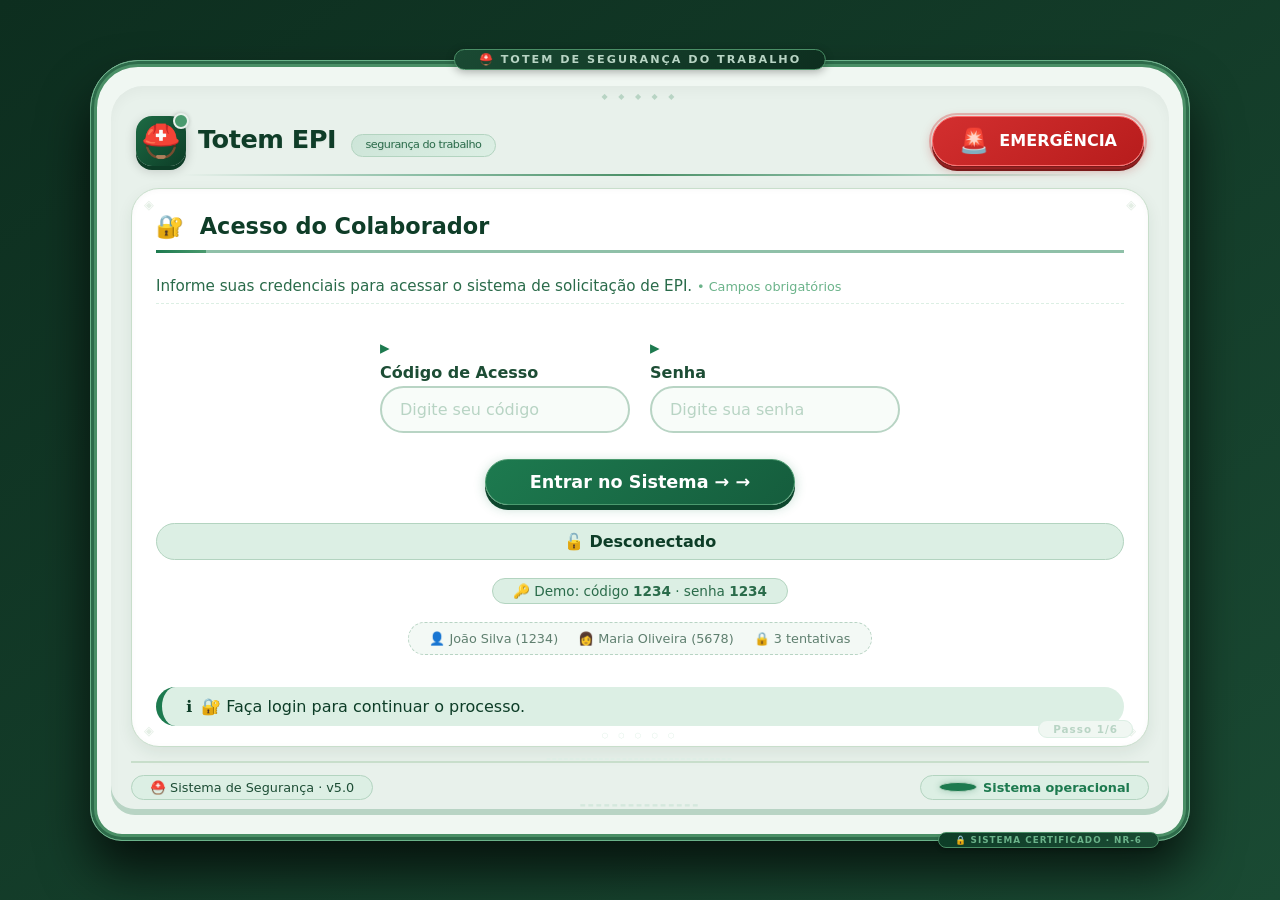
<file: totem.html>
<!DOCTYPE html>
<html lang="pt-BR">
<head>
    <meta charset="UTF-8">
    <meta name="viewport" content="width=device-width, initial-scale=1.0">
    <title>Totem Segurança · EPI</title>
    <style>
        /* ===== RESET E BASE ===== */
        * {
            margin: 0;
            padding: 0;
            box-sizing: border-box;
            font-family: 'Segoe UI', Roboto, system-ui, sans-serif;
        }

        body {
            background: linear-gradient(145deg, #0d2e1f, #1a4a33);
            min-height: 100vh;
            display: flex;
            align-items: center;
            justify-content: center;
            padding: 20px;
        }

        /* ===== TOTEM ===== */
        .totem {
            max-width: 1100px;
            width: 100%;
            background: #f0f7f2;
            border-radius: 48px 48px 32px 32px;
            box-shadow: 0 30px 50px rgba(0, 0, 0, 0.7), 0 0 0 3px #2d6b4a inset, 0 0 0 6px #4a8f66 inset;
            padding: 20px 20px 25px;
            border: 1px solid #6bb38a;
            transition: all 0.3s;
            position: relative;
        }

        .totem::before {
            content: "⛑️ TOTEM DE SEGURANÇA DO TRABALHO";
            position: absolute;
            top: -12px;
            left: 50%;
            transform: translateX(-50%);
            background: linear-gradient(135deg, #1a4a33, #0d2e1f);
            color: #b8d4c4;
            padding: 3px 24px;
            border-radius: 20px;
            font-size: 0.7rem;
            font-weight: 700;
            letter-spacing: 2px;
            border: 1px solid #4a8f66;
            white-space: nowrap;
            box-shadow: 0 2px 8px rgba(0,0,0,0.3);
        }

        .totem::after {
            content: "🔒 SISTEMA CERTIFICADO · NR-6";
            position: absolute;
            bottom: -8px;
            right: 30px;
            background: linear-gradient(135deg, #0d3d27, #1a4a33);
            color: #6bb38a;
            padding: 2px 16px;
            border-radius: 12px;
            font-size: 0.55rem;
            font-weight: 600;
            letter-spacing: 1px;
            border: 1px solid #4a8f66;
            box-shadow: 0 2px 4px rgba(0,0,0,0.2);
        }

        .totem.emergencia-ativo {
            box-shadow: 0 0 30px rgba(255, 0, 0, 0.8), 0 0 60px rgba(255, 0, 0, 0.4), 0 0 0 3px #ff0000 inset;
            border-color: #ff0000;
            animation: borderPulse 0.5s infinite;
        }

        @keyframes borderPulse {
            0%, 100% { box-shadow: 0 0 30px rgba(255, 0, 0, 0.8), 0 0 60px rgba(255, 0, 0, 0.4), 0 0 0 3px #ff0000 inset; }
            50% { box-shadow: 0 0 50px rgba(255, 0, 0, 1), 0 0 80px rgba(255, 0, 0, 0.6), 0 0 0 6px #ff3333 inset; }
        }

        /* ===== SCREEN ===== */
        .screen {
            background: #e8f1eb;
            border-radius: 32px 32px 24px 24px;
            padding: 30px 20px 15px;
            box-shadow: inset 0 -6px 0 #b8d4c4, inset 0 6px 12px rgba(0,0,0,0.03);
            min-height: 550px;
            display: flex;
            flex-direction: column;
            transition: all 0.3s;
            margin-top: 5px;
            position: relative;
        }

        .screen::before {
            content: "◆ ◆ ◆ ◆ ◆";
            position: absolute;
            top: 6px;
            left: 50%;
            transform: translateX(-50%);
            color: #b8d4c4;
            font-size: 0.5rem;
            letter-spacing: 4px;
        }

        .screen::after {
            content: "▬▬▬▬▬▬▬▬▬▬▬▬▬▬▬";
            position: absolute;
            bottom: 6px;
            left: 50%;
            transform: translateX(-50%);
            color: #d4e8dd;
            font-size: 0.4rem;
            letter-spacing: 2px;
        }

        .screen.emergencia-ativo {
            background: #ffebee;
            box-shadow: inset 0 -6px 0 #ff0000, 0 0 30px rgba(255, 0, 0, 0.3);
        }

        /* ===== CABEÇALHO ===== */
        .header {
            display: flex;
            justify-content: space-between;
            align-items: center;
            margin-bottom: 14px;
            flex-wrap: wrap;
            gap: 10px;
            padding: 0 5px 8px;
            position: relative;
        }

        .header::after {
            content: "";
            position: absolute;
            bottom: -2px;
            left: 5%;
            width: 90%;
            height: 2px;
            background: linear-gradient(90deg, transparent, #8fc0a8, #4a8f66, #8fc0a8, transparent);
        }

        .header-left {
            display: flex;
            align-items: center;
            gap: 12px;
        }

        .header-left .logo-icon {
            font-size: 2rem;
            background: linear-gradient(135deg, #1d6b44, #0d3d27);
            width: 50px;
            height: 50px;
            border-radius: 16px;
            display: flex;
            align-items: center;
            justify-content: center;
            color: white;
            box-shadow: 0 4px 0 #0d3d27, 0 4px 12px rgba(0,0,0,0.2);
            transition: all 0.3s;
            position: relative;
        }

        .header-left .logo-icon::after {
            content: "";
            position: absolute;
            top: -3px;
            right: -3px;
            width: 12px;
            height: 12px;
            background: #4a9a6e;
            border-radius: 50%;
            border: 2px solid #e8f1eb;
            box-shadow: 0 0 4px rgba(0,0,0,0.2);
        }

        .header-left .logo-icon.emergencia-ativo {
            background: linear-gradient(135deg, #d32f2f, #7a1a1a);
            box-shadow: 0 4px 0 #7a1a1a;
            animation: shakeIcon 0.3s infinite;
        }

        .header-left .logo-icon.emergencia-ativo::after {
            background: #ff0000;
            animation: blinkText 0.3s infinite;
        }

        @keyframes shakeIcon {
            0%, 100% { transform: rotate(0deg); }
            25% { transform: rotate(-15deg); }
            75% { transform: rotate(15deg); }
        }

        @keyframes blinkText {
            0%, 100% { opacity: 1; }
            50% { opacity: 0.2; }
        }

        .header-left h1 {
            font-size: 1.6rem;
            font-weight: 700;
            color: #0f3d28;
            letter-spacing: -0.5px;
            text-shadow: 0 1px 2px rgba(0,0,0,0.05);
        }

        .header-left h1 small {
            font-size: 0.7rem;
            font-weight: 500;
            color: #2a6b4a;
            background: linear-gradient(135deg, #cde5d8, #dcefe4);
            padding: 0 14px;
            border-radius: 40px;
            line-height: 1.8;
            display: inline-block;
            margin-left: 6px;
            border: 1px solid #b3d4c0;
        }

        .header-left h1 small.emergencia-ativo {
            background: linear-gradient(135deg, #d32f2f, #b71c1c);
            color: white;
            animation: blinkText 0.5s infinite;
            border-color: #ff0000;
        }

        /* ===== BOTÃO EMERGÊNCIA ===== */
        .emergency-btn {
            background: linear-gradient(145deg, #d32f2f, #b71c1c);
            border: none;
            color: white;
            font-weight: 700;
            font-size: 1rem;
            padding: 10px 26px;
            border-radius: 60px;
            box-shadow: 0 5px 0 #7a1a1a, 0 4px 12px rgba(179, 43, 43, 0.4);
            cursor: pointer;
            transition: 0.08s linear;
            display: flex;
            align-items: center;
            gap: 10px;
            border: 1px solid #ff6b6b;
            animation: pulse-emergency 1.5s infinite;
            position: relative;
            z-index: 10;
        }

        .emergency-btn::before {
            content: "";
            position: absolute;
            top: -4px;
            left: -4px;
            right: -4px;
            bottom: -4px;
            border-radius: 64px;
            border: 2px solid rgba(211, 47, 47, 0.3);
            animation: pulse-ring 2s infinite;
        }

        @keyframes pulse-ring {
            0%, 100% { transform: scale(1); opacity: 0.3; }
            50% { transform: scale(1.1); opacity: 0; }
        }

        .emergency-btn.emergencia-ativo {
            animation: pulse-emergency-ativo 0.3s infinite;
            box-shadow: 0 5px 0 #7a1a1a, 0 0 30px rgba(255, 0, 0, 0.8);
        }

        @keyframes pulse-emergency {
            0%, 100% { box-shadow: 0 5px 0 #7a1a1a, 0 0 0 0 rgba(211, 47, 47, 0.4); }
            50% { box-shadow: 0 5px 0 #7a1a1a, 0 0 0 12px rgba(211, 47, 47, 0); }
        }

        @keyframes pulse-emergency-ativo {
            0%, 100% { box-shadow: 0 5px 0 #7a1a1a, 0 0 30px rgba(255, 0, 0, 0.8); transform: scale(1); }
            50% { box-shadow: 0 5px 0 #7a1a1a, 0 0 50px rgba(255, 0, 0, 1); transform: scale(1.05); }
        }

        .emergency-btn:active {
            transform: translateY(4px);
            box-shadow: 0 1px 0 #7a1a1a;
        }

        .emergency-btn span {
            font-size: 1.5rem;
        }

        /* ===== CONTEÚDO ===== */
        .tab-content {
            flex: 1;
            background: #ffffff;
            border-radius: 28px;
            padding: 24px 24px 20px;
            box-shadow: inset 0 1px 6px rgba(0,0,0,0.03), 0 6px 16px rgba(20, 60, 40, 0.08);
            border: 1px solid #c8decb;
            min-height: 300px;
            display: flex;
            flex-direction: column;
            transition: all 0.3s;
            position: relative;
        }

        .tab-content::before {
            content: "⬡ ⬡ ⬡ ⬡ ⬡";
            position: absolute;
            bottom: 6px;
            left: 50%;
            transform: translateX(-50%);
            color: #dcefe4;
            font-size: 0.45rem;
            letter-spacing: 4px;
        }

        .tab-content.emergencia-ativo {
            border-color: #ff0000;
            box-shadow: inset 0 0 30px rgba(255, 0, 0, 0.1), 0 6px 16px rgba(255, 0, 0, 0.2);
        }

        .tab-content .step-counter {
            position: absolute;
            bottom: 8px;
            right: 15px;
            font-size: 0.65rem;
            color: #b8d4c4;
            font-weight: 600;
            letter-spacing: 1px;
            background: #f0f7f2;
            padding: 2px 14px;
            border-radius: 20px;
            border: 1px solid #dcefe4;
        }

        .step-content {
            display: none;
            flex-direction: column;
            gap: 16px;
            animation: fadeIn 0.3s ease;
        }

        .step-content.active {
            display: flex;
        }

        @keyframes fadeIn {
            0% { opacity: 0.3; transform: translateY(8px); }
            100% { opacity: 1; transform: translateY(0); }
        }

        .step-content .step-title {
            font-size: 1.4rem;
            font-weight: 700;
            color: #0f3d28;
            border-bottom: 3px solid #8fc0a8;
            padding-bottom: 10px;
            margin-bottom: 4px;
            position: relative;
        }

        .step-content .step-title::after {
            content: "";
            position: absolute;
            bottom: -3px;
            left: 0;
            width: 50px;
            height: 3px;
            background: linear-gradient(90deg, #1d7a4f, #4a9a6e);
        }

        .step-content .step-title .title-icon {
            margin-right: 8px;
        }

        .step-content .step-description {
            color: #2a6b4a;
            font-weight: 500;
            margin-bottom: 6px;
            font-size: 0.95rem;
            padding: 4px 0 8px 0;
            border-bottom: 1px dashed #dcefe4;
        }

        .step-content .step-description small {
            color: #6bb38a;
            font-weight: 400;
            font-size: 0.8rem;
        }

        /* ===== BOTÃO PRÓXIMO ===== */
        .btn-proximo {
            background: linear-gradient(135deg, #1d7a4f, #155d3d);
            border: none;
            color: white;
            font-weight: 700;
            padding: 12px 44px;
            border-radius: 60px;
            font-size: 1.1rem;
            cursor: pointer;
            box-shadow: 0 5px 0 #0d462d, 0 3px 12px rgba(29, 122, 79, 0.3);
            align-self: flex-end;
            border: 1px solid #4a9a6e;
            transition: 0.08s;
            margin-top: 10px;
            min-width: 160px;
            position: relative;
        }

        .btn-proximo::after {
            content: " →";
        }

        .btn-proximo:active {
            transform: translateY(4px);
            box-shadow: 0 1px 0 #0d462d;
        }

        .btn-proximo:disabled {
            opacity: 0.5;
            cursor: not-allowed;
            transform: translateY(2px);
            box-shadow: 0 3px 0 #0d462d;
        }

        .btn-proximo.btn-voltar {
            background: linear-gradient(135deg, #6d8a7a, #5a7565);
            box-shadow: 0 5px 0 #3d5a4a, 0 3px 12px rgba(109, 138, 122, 0.3);
            align-self: flex-start;
        }

        .btn-proximo.btn-voltar::after {
            content: "";
        }

        .btn-proximo.btn-voltar::before {
            content: "← ";
        }

        .btn-proximo.btn-voltar:active {
            transform: translateY(4px);
            box-shadow: 0 1px 0 #3d5a4a;
        }

        .btn-proximo.btn-solicitar {
            background: linear-gradient(135deg, #f57c00, #e65100);
            box-shadow: 0 5px 0 #bf5e00, 0 3px 12px rgba(245, 124, 0, 0.4);
            align-self: center;
            min-width: 220px;
            font-size: 1.2rem;
        }

        .btn-proximo.btn-solicitar::after {
            content: " 📦";
        }

        .btn-proximo.btn-solicitar:active {
            transform: translateY(4px);
            box-shadow: 0 1px 0 #bf5e00;
        }

        .btn-proximo.btn-solicitar:disabled {
            opacity: 0.5;
            cursor: not-allowed;
            transform: translateY(2px);
            box-shadow: 0 3px 0 #bf5e00;
        }

        /* ===== LOGIN ===== */
        .login-form {
            display: flex;
            flex-wrap: wrap;
            justify-content: center;
            gap: 16px 20px;
            width: 100%;
            max-width: 520px;
            margin: 0 auto;
        }

        .login-form label {
            display: flex;
            flex-direction: column;
            font-weight: 600;
            color: #1d4d35;
            gap: 4px;
            flex: 1 0 170px;
            position: relative;
        }

        .login-form label::before {
            content: "▸";
            margin-right: 6px;
            color: #1d7a4f;
            font-size: 1.2rem;
        }

        .login-form input {
            padding: 12px 18px;
            border: 2px solid #b8d4c4;
            border-radius: 60px;
            font-size: 1rem;
            background: #f8fcf9;
            transition: 0.15s;
        }

        .login-form input:focus {
            border-color: #1d7a4f;
            outline: none;
            box-shadow: 0 0 0 4px #b0d9c4;
        }

        .login-form input.error {
            border-color: #d32f2f;
            background: #fff5f5;
        }

        .login-form input::placeholder {
            color: #b8d4c4;
        }

        .login-error {
            color: #b13b3b;
            background: #ffe2e2;
            padding: 6px 24px;
            border-radius: 60px;
            font-size: 0.9rem;
            display: none;
            font-weight: 500;
            text-align: center;
            border: 1px solid #ffcdd2;
        }

        .login-error.show {
            display: block;
        }

        .login-status {
            background: #dcefe4;
            padding: 8px 24px;
            border-radius: 60px;
            color: #0d3d27;
            font-weight: 600;
            width: 100%;
            text-align: center;
            border: 1px solid #b3d4c0;
        }

        .login-status.logged {
            background: #c8e6d9;
            color: #0d462d;
            border-color: #6bb38a;
        }

        .login-demo {
            font-size: 0.85rem;
            color: #2a6b4a;
            background: #dcefe4;
            padding: 4px 20px;
            border-radius: 60px;
            font-weight: 500;
            text-align: center;
            border: 1px solid #b3d4c0;
        }

        .login-area {
            display: flex;
            flex-direction: column;
            align-items: center;
            gap: 18px;
            padding: 10px 0;
        }

        .login-info {
            display: flex;
            gap: 20px;
            flex-wrap: wrap;
            justify-content: center;
            font-size: 0.8rem;
            color: #5f7f6f;
            background: #f3f9f5;
            padding: 8px 20px;
            border-radius: 60px;
            border: 1px dashed #b8d4c4;
        }

        .login-info span {
            display: flex;
            align-items: center;
            gap: 4px;
        }

        /* ===== EPI ===== */
        .user-greeting {
            font-size: 1.1rem;
            font-weight: 600;
            color: #0d3d27;
            background: linear-gradient(135deg, #dcefe4, #c8e6d9);
            padding: 6px 22px;
            border-radius: 60px;
            display: inline-block;
            align-self: flex-start;
            border: 1px solid #b3d4c0;
            position: relative;
            box-shadow: 0 2px 4px rgba(0,0,0,0.05);
        }

        .user-greeting::before {
            content: "● ";
            color: #1d7a4f;
            font-size: 1.2rem;
        }

        .epi-grid {
            display: flex;
            flex-wrap: wrap;
            gap: 10px 14px;
            margin: 4px 0 8px;
            justify-content: center;
        }

        .epi-category {
            background: linear-gradient(135deg, #eaf3ed, #dcefe4);
            border-radius: 60px;
            padding: 10px 24px;
            font-weight: 600;
            color: #0f3d28;
            border: 2px solid #b8d4c4;
            cursor: pointer;
            transition: 0.15s;
            box-shadow: 0 3px 0 #a0bfb0, 0 2px 8px rgba(0,0,0,0.05);
            flex: 0 1 auto;
            position: relative;
        }

        .epi-category:hover {
            background: linear-gradient(135deg, #d4e8dd, #c8decb);
            transform: translateY(-2px);
            box-shadow: 0 4px 0 #a0bfb0, 0 4px 12px rgba(0,0,0,0.1);
        }

        .epi-category:active {
            transform: translateY(3px);
            box-shadow: 0 0px 0 #a0bfb0;
        }

        .epi-category.selected {
            background: linear-gradient(135deg, #1d7a4f, #155d3d);
            color: white;
            border-color: #0d462d;
            box-shadow: 0 3px 0 #0d462d, 0 2px 12px rgba(29, 122, 79, 0.3);
        }

        .epi-category.selected::after {
            content: "✓";
            position: absolute;
            top: -8px;
            right: -8px;
            background: #1d7a4f;
            color: white;
            width: 22px;
            height: 22px;
            border-radius: 50%;
            font-size: 0.7rem;
            display: flex;
            align-items: center;
            justify-content: center;
            border: 2px solid white;
            box-shadow: 0 2px 4px rgba(0,0,0,0.2);
        }

        .sub-items {
            background: #f3f9f5;
            border-radius: 24px;
            padding: 16px 20px;
            border: 2px solid #c8decb;
            display: flex;
            flex-wrap: wrap;
            gap: 16px 24px;
            align-items: center;
            min-height: 70px;
            position: relative;
        }

        .sub-items::before {
            content: "▼  Selecione o material";
            position: absolute;
            top: -12px;
            left: 20px;
            color: #8fc0a8;
            font-size: 0.7rem;
            font-weight: 600;
            background: #f3f9f5;
            padding: 0 8px;
        }

        .sub-items .label-categoria {
            font-weight: 600;
            color: #0f3d28;
            font-size: 1.05rem;
            margin-right: 8px;
        }

        .sub-items select {
            padding: 10px 22px;
            border-radius: 60px;
            border: 2px solid #b8d4c4;
            font-size: 1rem;
            background: white;
            font-weight: 500;
            color: #1d4d35;
            cursor: pointer;
            min-width: 200px;
            transition: 0.15s;
            flex: 1;
        }

        .sub-items select:focus {
            border-color: #1d7a4f;
            outline: none;
            box-shadow: 0 0 0 4px #b0d9c4;
        }

        .sub-items .material-selecionado {
            color: #1d7a4f;
            font-weight: 600;
            background: #dcefe4;
            padding: 6px 18px;
            border-radius: 60px;
            border: 1px solid #b3d4c0;
        }

        /* ===== TST ===== */
        .tst-area {
            background: #f8fcf9;
            padding: 24px;
            border-radius: 16px;
            border: 2px solid #b8d4c4;
            max-width: 500px;
            margin: 0 auto;
            width: 100%;
            position: relative;
            box-shadow: 0 2px 8px rgba(0,0,0,0.03);
        }

        .tst-area::before {
            content: "🔐 AUTORIZAÇÃO TST";
            position: absolute;
            top: -12px;
            left: 20px;
            background: #f8fcf9;
            padding: 0 10px;
            font-size: 0.75rem;
            font-weight: 700;
            color: #1d7a4f;
            letter-spacing: 1px;
        }

        .tst-area::after {
            content: "✦";
            position: absolute;
            top: -8px;
            right: 20px;
            color: #4a9a6e;
            font-size: 0.8rem;
        }

        .tst-area label {
            font-weight: 600;
            color: #1d4d35;
            display: block;
            margin-bottom: 10px;
        }

        .tst-area label small {
            font-weight: 400;
            color: #6bb38a;
            font-size: 0.8rem;
        }

        .tst-area input {
            width: 100%;
            padding: 12px 18px;
            border: 2px solid #b8d4c4;
            border-radius: 60px;
            font-size: 1rem;
            background: white;
            margin-top: 6px;
            transition: 0.15s;
        }

        .tst-area input:focus {
            border-color: #1d7a4f;
            outline: none;
            box-shadow: 0 0 0 4px #b0d9c4;
        }

        .tst-area input.error {
            border-color: #d32f2f;
            background: #fff5f5;
        }

        .tst-area input::placeholder {
            color: #b8d4c4;
        }

        .tst-error {
            color: #b13b3b;
            font-size: 0.9rem;
            display: none;
            margin-top: 8px;
            background: #ffe2e2;
            padding: 6px 16px;
            border-radius: 60px;
            border: 1px solid #ffcdd2;
        }

        .tst-error.show {
            display: block;
        }

        .tst-demo {
            font-size: 0.8rem;
            color: #2a6b4a;
            background: #dcefe4;
            padding: 4px 16px;
            border-radius: 60px;
            margin-top: 10px;
            text-align: center;
            border: 1px solid #b3d4c0;
        }

        .tst-info {
            display: flex;
            gap: 12px;
            flex-wrap: wrap;
            justify-content: center;
            margin-top: 8px;
            font-size: 0.75rem;
            color: #5f7f6f;
        }

        .tst-info span {
            background: #f3f9f5;
            padding: 2px 12px;
            border-radius: 20px;
            border: 1px solid #dcefe4;
        }

        /* ===== PEDIDO SOLICITADO ===== */
        .pedido-confirmacao {
            background: linear-gradient(135deg, #e8f5e9, #c8e6c9);
            padding: 24px;
            border-radius: 16px;
            border: 2px solid #4caf50;
            text-align: center;
            margin: 10px 0;
            box-shadow: 0 4px 12px rgba(76, 175, 80, 0.2);
            position: relative;
        }

        .pedido-confirmacao::before {
            content: "✦ ✦ ✦";
            position: absolute;
            top: -8px;
            left: 50%;
            transform: translateX(-50%);
            color: #4caf50;
            font-size: 0.6rem;
            letter-spacing: 4px;
            background: #e8f1eb;
            padding: 0 10px;
        }

        .pedido-confirmacao .pedido-icon {
            font-size: 4rem;
            margin-bottom: 10px;
            display: block;
        }

        .pedido-confirmacao .pedido-titulo {
            font-size: 1.3rem;
            font-weight: 700;
            color: #1d7a4f;
        }

        .pedido-confirmacao .pedido-detalhes {
            color: #2a6b4a;
            margin-top: 6px;
            font-size: 1rem;
        }

        .pedido-confirmacao .pedido-status {
            display: inline-block;
            margin-top: 10px;
            background: #4caf50;
            color: white;
            padding: 4px 20px;
            border-radius: 60px;
            font-size: 0.8rem;
            font-weight: 600;
        }

        /* ===== ASSINATURA ===== */
        .signature-area {
            border: 2px solid #b8d4c4;
            border-radius: 16px;
            padding: 16px;
            background: white;
            margin: 6px 0;
            max-width: 600px;
            width: 100%;
            margin-left: auto;
            margin-right: auto;
            position: relative;
            box-shadow: 0 2px 8px rgba(0,0,0,0.03);
        }

        .signature-area::before {
            content: "✍️ ASSINATURA DIGITAL";
            position: absolute;
            top: -12px;
            left: 20px;
            background: white;
            padding: 0 10px;
            font-size: 0.75rem;
            font-weight: 700;
            color: #1d7a4f;
            letter-spacing: 1px;
        }

        .signature-area canvas {
            width: 100%;
            height: 150px;
            border: 2px solid #d4e8dd;
            border-radius: 8px;
            background: white;
            cursor: crosshair;
            touch-action: none;
            transition: border-color 0.3s;
        }

        .signature-area canvas:hover {
            border-color: #8fc0a8;
        }

        .signature-area .signature-actions {
            display: flex;
            gap: 12px;
            margin-top: 10px;
            flex-wrap: wrap;
            justify-content: center;
        }

        .signature-area .signature-actions button {
            padding: 6px 18px;
            border-radius: 60px;
            border: none;
            font-weight: 600;
            cursor: pointer;
            transition: 0.15s;
        }

        .btn-limpar-assinatura {
            background: #6d8a7a;
            color: white;
        }

        .btn-limpar-assinatura:hover {
            background: #5a7565;
            transform: scale(1.02);
        }

        .signature-hint {
            color: #8fc0a8;
            font-size: 0.75rem;
            text-align: center;
            margin-top: 4px;
        }

        /* ===== HISTÓRICO ===== */
        .historico-lista {
            display: flex;
            flex-direction: column;
            gap: 10px;
            padding: 6px 0;
            max-height: 300px;
            overflow-y: auto;
        }

        .historico-lista::-webkit-scrollbar {
            width: 4px;
        }

        .historico-lista::-webkit-scrollbar-track {
            background: #dcefe4;
            border-radius: 10px;
        }

        .historico-lista::-webkit-scrollbar-thumb {
            background: #4a9a6e;
            border-radius: 10px;
        }

        .historico-item {
            background: linear-gradient(135deg, #f0f7f2, #e8f1eb);
            padding: 12px 20px;
            border-radius: 16px;
            border-left: 6px solid #1d7a4f;
            display: flex;
            justify-content: space-between;
            flex-wrap: wrap;
            gap: 8px;
            align-items: center;
            position: relative;
            box-shadow: 0 2px 4px rgba(0,0,0,0.03);
        }

        .historico-item::before {
            content: "📄";
            margin-right: 8px;
        }

        .historico-item .data {
            color: #2a6b4a;
            font-weight: 500;
            font-size: 0.85rem;
        }

        .historico-item .epi-list {
            font-weight: 600;
            color: #0f3d28;
            font-size: 0.95rem;
        }

        .historico-item .badge-emergencia {
            background: #d32f2f;
            color: white;
            padding: 2px 16px;
            border-radius: 60px;
            font-size: 0.8rem;
            font-weight: 700;
            animation: blinkBadge 0.5s infinite;
        }

        @keyframes blinkBadge {
            0%, 100% { opacity: 1; }
            50% { opacity: 0.5; }
        }

        .vazio {
            color: #5f7f6f;
            text-align: center;
            padding: 30px 0;
            font-size: 1.1rem;
        }

        .vazio::before {
            content: "📭 ";
        }

        /* ===== FEEDBACK ===== */
        .feedback {
            background: #dcefe4;
            border-radius: 40px;
            padding: 10px 24px;
            color: #0d3d27;
            font-weight: 500;
            border-left: 6px solid #1d7a4f;
            margin-top: 6px;
            transition: all 0.3s;
            position: relative;
        }

        .feedback::before {
            content: "ℹ️ ";
            margin-right: 4px;
        }

        .feedback.error {
            border-left-color: #c72a2a;
            background: #fde8e8;
            color: #8a1a1a;
        }

        .feedback.error::before {
            content: "⚠️ ";
        }

        .feedback.success {
            border-left-color: #1d7a4f;
            background: #dcefe4;
            color: #0d3d27;
        }

        .feedback.success::before {
            content: "✅ ";
        }

        .feedback.emergencia-ativo {
            border-left-color: #ff0000;
            background: #ffebee;
            color: #b71c1c;
            font-weight: 700;
            animation: blinkFeedback 0.5s infinite;
        }

        .feedback.emergencia-ativo::before {
            content: "🚨 ";
        }

        @keyframes blinkFeedback {
            0%, 100% { opacity: 1; }
            50% { opacity: 0.5; }
        }

        /* ===== EMERGÊNCIA ===== */
        .emergency-panel-full {
            display: flex;
            flex-direction: column;
            align-items: center;
            justify-content: center;
            gap: 24px;
            padding: 30px 10px;
            flex: 1;
        }

        .emergency-panel-full .emergency-icon {
            font-size: 6rem;
            line-height: 1;
            animation: shake 1.5s infinite;
        }

        .emergency-panel-full .emergency-icon.emergencia-ativo {
            animation: shakeIntenso 0.2s infinite;
        }

        @keyframes shake {
            0%, 100% { transform: rotate(0deg); }
            25% { transform: rotate(-10deg); }
            75% { transform: rotate(10deg); }
        }

        @keyframes shakeIntenso {
            0%, 100% { transform: rotate(0deg) scale(1); }
            25% { transform: rotate(-20deg) scale(1.1); }
            75% { transform: rotate(20deg) scale(1.1); }
        }

        .emergency-panel-full h2 {
            color: #b71c1c;
            font-size: 2.8rem;
            font-weight: 800;
            text-transform: uppercase;
            letter-spacing: 3px;
            text-shadow: 0 2px 8px rgba(183, 28, 28, 0.2);
        }

        .emergency-panel-full h2.emergencia-ativo {
            animation: blinkText 0.3s infinite;
            color: #ff0000;
        }

        .emergency-panel-full p {
            color: #1d4d35;
            font-size: 1.2rem;
            text-align: center;
            max-width: 400px;
        }

        .emergency-big {
            background: linear-gradient(145deg, #d32f2f, #b71c1c);
            border: none;
            color: white;
            font-weight: 700;
            font-size: 2rem;
            padding: 22px 70px;
            border-radius: 80px;
            box-shadow: 0 8px 0 #7a1a1a, 0 8px 30px rgba(179, 43, 43, 0.4);
            cursor: pointer;
            transition: 0.08s;
            display: flex;
            align-items: center;
            gap: 16px;
            border: 1px solid #ff6b6b;
            animation: pulse-big 1.5s infinite;
        }

        .emergency-big.emergencia-ativo {
            animation: pulse-big-ativo 0.3s infinite;
            box-shadow: 0 8px 0 #7a1a1a, 0 0 60px rgba(255, 0, 0, 0.8);
        }

        @keyframes pulse-big {
            0%, 100% { box-shadow: 0 8px 0 #7a1a1a, 0 0 0 0 rgba(211, 47, 47, 0.3); }
            50% { box-shadow: 0 8px 0 #7a1a1a, 0 0 0 18px rgba(211, 47, 47, 0); }
        }

        @keyframes pulse-big-ativo {
            0%, 100% { box-shadow: 0 8px 0 #7a1a1a, 0 0 60px rgba(255, 0, 0, 0.8); transform: scale(1); }
            50% { box-shadow: 0 8px 0 #7a1a1a, 0 0 80px rgba(255, 0, 0, 1); transform: scale(1.05); }
        }

        .emergency-big:active {
            transform: translateY(6px);
            box-shadow: 0 2px 0 #7a1a1a;
        }

        .emergency-big span {
            font-size: 2.8rem;
        }

        .emergency-controls {
            display: flex;
            gap: 16px;
            flex-wrap: wrap;
            justify-content: center;
            margin-top: 10px;
        }

        .btn-parar-som {
            background: linear-gradient(135deg, #ff9800, #f57c00);
            border: none;
            color: white;
            font-weight: 700;
            padding: 12px 32px;
            border-radius: 60px;
            font-size: 1.1rem;
            box-shadow: 0 5px 0 #c77700, 0 3px 12px rgba(255, 152, 0, 0.3);
            cursor: pointer;
            border: 1px solid #ffb74d;
            transition: 0.08s;
            display: flex;
            align-items: center;
            gap: 10px;
        }

        .btn-parar-som:active {
            transform: translateY(4px);
            box-shadow: 0 1px 0 #c77700;
        }

        .btn-parar-som:disabled {
            opacity: 0.5;
            cursor: not-allowed;
            transform: translateY(2px);
            box-shadow: 0 3px 0 #c77700;
        }

        /* ===== RODAPÉ ===== */
        .footer-info {
            margin-top: 14px;
            padding-top: 12px;
            border-top: 2px solid #c8decb;
            display: flex;
            justify-content: space-between;
            align-items: center;
            flex-wrap: wrap;
            gap: 10px;
            position: relative;
        }

        .footer-info::before {
            content: "════════════════════════════════";
            position: absolute;
            top: -8px;
            left: 50%;
            transform: translateX(-50%);
            color: #dcefe4;
            font-size: 0.4rem;
            letter-spacing: 2px;
        }

        .footer-info span {
            font-weight: 500;
            color: #1d4d35;
            background: #dcefe4;
            padding: 4px 18px;
            border-radius: 60px;
            font-size: 0.8rem;
            border: 1px solid #b3d4c0;
        }

        .footer-info .status-sistema {
            color: #1d7a4f;
            font-weight: 600;
            display: flex;
            align-items: center;
            gap: 6px;
        }

        .footer-info .status-sistema .dot {
            width: 10px;
            height: 10px;
            border-radius: 50%;
            background: #1d7a4f;
            display: inline-block;
            animation: blink 1.5s infinite;
            box-shadow: 0 0 6px rgba(29, 122, 79, 0.3);
        }

        .footer-info .status-sistema .dot.emergencia-ativo {
            background: #ff0000;
            animation: blink 0.3s infinite;
            box-shadow: 0 0 12px rgba(255, 0, 0, 0.5);
        }

        @keyframes blink {
            0%, 100% { opacity: 1; }
            50% { opacity: 0.3; }
        }

        /* ===== OVERLAY DE EMERGÊNCIA ===== */
        .emergency-overlay {
            display: none;
            position: fixed;
            top: 0;
            left: 0;
            width: 100%;
            height: 100%;
            background: rgba(255, 0, 0, 0.1);
            pointer-events: none;
            z-index: 9999;
            animation: overlayPulse 0.5s infinite;
        }

        .emergency-overlay.ativo {
            display: block;
        }

        @keyframes overlayPulse {
            0%, 100% { background: rgba(255, 0, 0, 0.05); }
            50% { background: rgba(255, 0, 0, 0.2); }
        }

        /* ===== BOTÕES DE AÇÃO DO HISTÓRICO ===== */
        .historico-actions {
            display: flex;
            gap: 12px;
            flex-wrap: wrap;
            margin-top: 10px;
            justify-content: center;
        }

        .btn-acao {
            background: linear-gradient(135deg, #1d7a4f, #155d3d);
            border: none;
            color: white;
            font-weight: 700;
            padding: 10px 30px;
            border-radius: 60px;
            font-size: 1rem;
            box-shadow: 0 4px 0 #0d462d, 0 2px 8px rgba(29, 122, 79, 0.2);
            cursor: pointer;
            border: 1px solid #4a9a6e;
            transition: 0.08s;
        }

        .btn-acao:active {
            transform: translateY(4px);
            box-shadow: 0 0px 0 #0d462d;
        }

        .btn-acao.btn-secundario {
            background: linear-gradient(135deg, #6d8a7a, #5a7565);
            box-shadow: 0 4px 0 #3d5a4a, 0 2px 8px rgba(109, 138, 122, 0.2);
        }

        /* ===== DECORAÇÕES ===== */
        .deco-corner {
            position: absolute;
            font-size: 0.8rem;
            color: #c8decb;
            opacity: 0.5;
            pointer-events: none;
        }

        .deco-tl { top: 8px; left: 12px; }
        .deco-tr { top: 8px; right: 12px; }
        .deco-bl { bottom: 8px; left: 12px; }
        .deco-br { bottom: 8px; right: 12px; }

        .step-content .deco-line {
            width: 100%;
            height: 1px;
            background: linear-gradient(90deg, transparent, #dcefe4, transparent);
            margin: 4px 0;
        }

        /* ===== RESPONSIVO ===== */
        @media (max-width: 720px) {
            .totem { padding: 15px 12px; }
            .totem::before { font-size: 0.55rem; padding: 2px 12px; white-space: normal; }
            .totem::after { display: none; }
            .header-left h1 { font-size: 1.2rem; }
            .header-left .logo-icon { width: 40px; height: 40px; font-size: 1.5rem; }
            .login-form { flex-direction: column; align-items: stretch; }
            .login-form label { flex: 1; }
            .sub-items select { min-width: 100%; }
            .emergency-panel-full h2 { font-size: 2rem; }
            .emergency-big { font-size: 1.3rem; padding: 16px 30px; }
            .emergency-btn { padding: 8px 16px; font-size: 0.85rem; }
            .emergency-btn span { font-size: 1.2rem; }
            .btn-proximo { width: 100%; text-align: center; align-self: center; }
            .btn-proximo.btn-voltar { align-self: center; }
            .signature-area canvas { height: 120px; }
            .screen { padding: 20px 12px 10px; }
            .tab-content { padding: 16px; }
            .epi-category { padding: 8px 16px; font-size: 0.9rem; }
            .screen::before, .screen::after { display: none; }
            .tab-content::before { display: none; }
            .deco-corner { display: none; }
            .login-info { font-size: 0.7rem; padding: 4px 12px; }
        }

        @media (max-width: 480px) {
            .header-left h1 small { display: none; }
            .header-left h1 { font-size: 1rem; }
            .epi-category { padding: 6px 12px; font-size: 0.8rem; }
            .step-title { font-size: 1.1rem; }
            .tst-area { padding: 14px; }
            .header::after { width: 60%; left: 20%; }
            .pedido-confirmacao .pedido-icon { font-size: 3rem; }
            .pedido-confirmacao .pedido-titulo { font-size: 1.1rem; }
        }
    </style>
</head>
<body>

<!-- ===== OVERLAY DE EMERGÊNCIA ===== -->
<div class="emergency-overlay" id="emergencyOverlay"></div>

<div class="totem" id="totemContainer">
    <div class="screen" id="screenContainer">

        <!-- ===== CABEÇALHO ===== -->
        <div class="header">
            <div class="header-left">
                <div class="logo-icon" id="logoIcon">⛑️</div>
                <h1>
                    Totem EPI
                    <small id="statusBadge">segurança do trabalho</small>
                </h1>
            </div>
            <button class="emergency-btn" id="emergencyBtn">
                <span>🚨</span> EMERGÊNCIA
            </button>
        </div>

        <!-- ===== CONTEÚDO ===== -->
        <div class="tab-content" id="tabContent">
            <span class="deco-corner deco-tl">◈</span>
            <span class="deco-corner deco-tr">◈</span>
            <span class="deco-corner deco-bl">◈</span>
            <span class="deco-corner deco-br">◈</span>

            <!-- === PASSO 1: LOGIN === -->
            <div id="step-0" class="step-content active">
                <div class="step-title"><span class="title-icon">🔐</span> Acesso do Colaborador</div>
                <div class="step-description">
                    Informe suas credenciais para acessar o sistema de solicitação de EPI.
                    <small>• Campos obrigatórios</small>
                </div>
                <div class="login-area">
                    <div class="login-form">
                        <label>
                            Código de Acesso
                            <input type="text" id="codigoInput" placeholder="Digite seu código" value="">
                        </label>
                        <label>
                            Senha
                            <input type="password" id="senhaInput" placeholder="Digite sua senha" value="">
                        </label>
                        <button id="loginBtn" class="btn-proximo" style="align-self:center;">Entrar no Sistema →</button>
                    </div>
                    <div id="loginError" class="login-error">❌ Código ou senha inválidos</div>
                    <div class="login-status" id="loginStatus">🔓 Desconectado</div>
                    <div class="login-demo">🔑 Demo: código <strong>1234</strong> · senha <strong>1234</strong></div>
                    <div class="login-info">
                        <span>👤 João Silva (1234)</span>
                        <span>👩 Maria Oliveira (5678)</span>
                        <span>🔒 3 tentativas</span>
                    </div>
                </div>
                <div id="feedbackMessage" class="feedback">🔐 Faça login para continuar o processo.</div>
                <span class="step-counter">Passo 1/6</span>
            </div>

            <!-- === PASSO 2: SELECIONAR EPI === -->
            <div id="step-1" class="step-content">
                <div class="step-title"><span class="title-icon">📦</span> Selecionar EPI</div>
                <div class="step-description">
                    Escolha a categoria e o material desejado para solicitação.
                    <small>• Selecione uma opção de cada</small>
                </div>
                <div class="user-greeting" id="userGreeting">👤 Colaborador: Não logado</div>

                <div class="epi-grid" id="epiCategories">
                    <div class="epi-category" data-category="oculos">🕶️ Óculos</div>
                    <div class="epi-category" data-category="capacete">⛑️ Capacete</div>
                    <div class="epi-category" data-category="luvas">🧤 Luvas</div>
                    <div class="epi-category" data-category="protetor">🔇 Protetor</div>
                </div>

                <div id="subItemsContainer" class="sub-items">
                    <span style="color:#3c6a5e; width:100%; text-align:center; font-weight:500;">Selecione uma categoria acima</span>
                </div>

                <div style="display:flex; gap:12px; flex-wrap:wrap; justify-content:space-between; align-items:center; margin-top:6px;">
                    <button class="btn-proximo btn-voltar" id="voltarStep1">Voltar ao Login</button>
                    <button class="btn-proximo btn-solicitar" id="solicitarPedidoBtn" disabled>Solicitar Pedido</button>
                </div>
                <div id="feedbackStep1" class="feedback">📋 Selecione uma categoria e escolha o material.</div>
                <span class="step-counter">Passo 2/6</span>
            </div>

            <!-- === PASSO 3: PEDIDO SOLICITADO === -->
            <div id="step-2" class="step-content">
                <div class="step-title"><span class="title-icon">✅</span> Pedido Solicitado!</div>
                <div class="step-description">
                    Seu pedido foi registrado com sucesso. Agora realize a autorização do TST.
                    <small>• Você pode voltar para corrigir</small>
                </div>
                
                <div class="pedido-confirmacao">
                    <span class="pedido-icon">📦</span>
                    <div class="pedido-titulo" id="pedidoResumo">Nenhum pedido</div>
                    <div class="pedido-detalhes" id="pedidoDetalhes">Selecione um item primeiro</div>
                    <div class="pedido-status">✅ AGUARDANDO AUTORIZAÇÃO</div>
                </div>

                <div style="display:flex; gap:12px; flex-wrap:wrap; justify-content:space-between; align-items:center; margin-top:6px;">
                    <button class="btn-proximo btn-voltar" id="voltarStep2">← Corrigir Pedido</button>
                    <button class="btn-proximo" id="proximoStep2">Autorizar TST →</button>
                </div>
                <div id="feedbackStep2" class="feedback success">✅ Pedido registrado! Prossiga para autorização do TST.</div>
                <span class="step-counter">Passo 3/6</span>
            </div>

            <!-- === PASSO 4: AUTORIZAÇÃO TST === -->
            <div id="step-3" class="step-content">
                <div class="step-title"><span class="title-icon">🔒</span> Autorização TST</div>
                <div class="step-description">
                    Informe o login do TST para autorizar a solicitação.
                    <small>• Obrigatório para liberação do EPI</small>
                </div>
                
                <div class="tst-area">
                    <label>
                        Login do TST <small>(Técnico de Segurança do Trabalho)</small>
                        <input type="text" id="tstLoginInput" placeholder="Digite o login do TST" value="">
                    </label>
                    <div id="tstError" class="tst-error">⚠️ Login do TST inválido. Tente: <strong>tst123</strong></div>
                    <div class="tst-demo">🔑 Login demo: <strong>tst123</strong></div>
                    <div class="tst-info">
                        <span>👨‍🔬 Responsável Técnico</span>
                        <span>📋 NR-6 Compliance</span>
                        <span>🔒 Autenticação obrigatória</span>
                    </div>
                </div>

                <div style="display:flex; gap:12px; flex-wrap:wrap; justify-content:space-between; align-items:center; margin-top:6px;">
                    <button class="btn-proximo btn-voltar" id="voltarStep3">← Voltar ao Pedido</button>
                    <button class="btn-proximo" id="proximoStep3" disabled>Próximo →</button>
                </div>
                <div id="feedbackStep3" class="feedback">🔒 Informe o login do TST para autorizar a solicitação.</div>
                <span class="step-counter">Passo 4/6</span>
            </div>

            <!-- === PASSO 5: ASSINATURA MANUAL === -->
            <div id="step-4" class="step-content">
                <div class="step-title"><span class="title-icon">✍️</span> Assinatura Manual</div>
                <div class="step-description">
                    Realize sua assinatura digital para concluir a solicitação.
                    <small>• Use o mouse ou toque na tela</small>
                </div>
                
                <div class="signature-area">
                    <canvas id="signatureCanvas" width="600" height="150"></canvas>
                    <div class="signature-actions">
                        <button class="btn-limpar-assinatura" id="limparAssinatura">🗑️ Limpar Assinatura</button>
                        <span style="color: #2a6b4a; font-size: 0.85rem; align-self: center;">
                            ✍️ Desenhe sua assinatura
                        </span>
                    </div>
                    <div class="signature-hint">• Clique e arraste para assinar •</div>
                </div>

                <div style="display:flex; gap:12px; flex-wrap:wrap; justify-content:space-between; align-items:center; margin-top:6px;">
                    <button class="btn-proximo btn-voltar" id="voltarStep4">← Voltar ao TST</button>
                    <button class="btn-proximo" id="finalizarBtn" disabled>Finalizar Solicitação →</button>
                </div>
                <div id="feedbackStep4" class="feedback">✍️ Realize sua assinatura digital para concluir o processo.</div>
                <span class="step-counter">Passo 5/6</span>
            </div>

            <!-- === PASSO 6: HISTÓRICO === -->
            <div id="step-5" class="step-content">
                <div class="step-title"><span class="title-icon">📋</span> Histórico de Solicitações</div>
                <div class="step-description">
                    Confira o histórico de todas as solicitações realizadas.
                    <small>• Últimas solicitações primeiro</small>
                </div>
                
                <div id="historicoLista" class="historico-lista">
                    <div class="vazio">Nenhuma solicitação registrada ainda.</div>
                </div>

                <div class="historico-actions">
                    <button class="btn-acao" id="novaSolicitacao">📦 Nova Solicitação</button>
                    <button class="btn-acao btn-secundario" id="sairBtn">🚪 Sair do Sistema</button>
                </div>
                <div id="feedbackStep5" class="feedback success">✅ Processo concluído com sucesso! Obrigado.</div>
                <span class="step-counter">Passo 6/6</span>
            </div>

            <!-- === EMERGÊNCIA === -->
            <div id="tab-emergencia" style="display:none;">
                <div class="emergency-panel-full">
                    <div class="emergency-icon" id="emergencyIcon">🚨</div>
                    <h2 id="emergencyTitle">EMERGÊNCIA</h2>
                    <p>Acione imediatamente a equipe de segurança em caso de acidente.</p>
                    <button class="emergency-big" id="emergencyBigBtn">
                        <span>🆘</span> ACIONAR
                    </button>
                    <div class="emergency-controls">
                        <button class="btn-parar-som" id="pararSomBtn" disabled>
                            🔇 Parar Alarme
                        </button>
                    </div>
                </div>
            </div>
        </div>

        <!-- ===== RODAPÉ ===== -->
        <div class="footer-info">
            <span>⛑️ Sistema de Segurança · v5.0</span>
            <span class="status-sistema">
                <span class="dot" id="statusDot"></span> Sistema operacional
            </span>
        </div>
    </div>
</div>

<!-- ===== ÁUDIO DE EMERGÊNCIA ===== -->
<audio id="sireneAudio" preload="auto" loop>
    <source src="https://www.soundjay.com/misc/sounds/air-raid-siren-1.mp3" type="audio/mpeg">
    <source src="https://www.soundjay.com/misc/sounds/air-raid-siren-1.ogg" type="audio/ogg">
    <source src="https://www.soundjay.com/misc/sounds/alarm-clock-buzzer-1.mp3" type="audio/mpeg">
</audio>

<script>
    // ============================================================
    // SISTEMA DE EMERGÊNCIA
    // ============================================================

    const audioElement = document.getElementById('sireneAudio');
    let audioCarregado = false;
    let emergenciaAtiva = false;

    audioElement.addEventListener('canplaythrough', function() {
        audioCarregado = true;
        console.log('✅ Áudio de emergência REAL carregado!');
    });

    audioElement.addEventListener('error', function(e) {
        console.warn('⚠️ Falha ao carregar áudio externo. Usando fallback.');
        audioCarregado = false;
    });

    audioElement.load();

    function tocarSireneEmergencia() {
        if (!emergenciaAtiva) {
            emergenciaAtiva = true;
            
            try {
                if (audioCarregado) {
                    audioElement.currentTime = 0;
                    audioElement.loop = true;
                    const playPromise = audioElement.play();
                    
                    if (playPromise !== undefined) {
                        playPromise.catch(function(error) {
                            console.warn('⚠️ Falha ao reproduzir áudio externo. Usando fallback.');
                            tocarSireneFallback();
                        });
                    }
                } else {
                    tocarSireneFallback();
                }
            } catch (e) {
                console.warn('⚠️ Erro ao reproduzir áudio. Usando fallback.');
                tocarSireneFallback();
            }

            ativarEfeitosEmergencia();
            document.getElementById('pararSomBtn').disabled = false;
        }
    }

    function pararSirene() {
        emergenciaAtiva = false;
        try {
            audioElement.pause();
            audioElement.currentTime = 0;
        } catch (e) {}
        desativarEfeitosEmergencia();
        document.getElementById('pararSomBtn').disabled = true;
    }

    function tocarSireneFallback() {
        try {
            const audioCtx = new (window.AudioContext || window.webkitAudioContext)();
            const startTime = audioCtx.currentTime;
            
            const osc1 = audioCtx.createOscillator();
            const gain1 = audioCtx.createGain();
            osc1.type = 'sawtooth';
            
            let tempoAtual = startTime;
            for (let i = 0; i < 50; i++) {
                osc1.frequency.setValueAtTime(400 + i * 20, tempoAtual);
                osc1.frequency.exponentialRampToValueAtTime(900 + i * 10, tempoAtual + 0.4);
                tempoAtual += 0.4;
                osc1.frequency.setValueAtTime(900 + i * 10, tempoAtual);
                osc1.frequency.exponentialRampToValueAtTime(400 + i * 20, tempoAtual + 0.6);
                tempoAtual += 0.6;
            }
            
            gain1.gain.setValueAtTime(0.35, startTime);
            osc1.connect(gain1);
            gain1.connect(audioCtx.destination);
            osc1.start(startTime);
            
            const osc2 = audioCtx.createOscillator();
            const gain2 = audioCtx.createGain();
            osc2.type = 'square';
            osc2.frequency.setValueAtTime(180, startTime);
            
            for (let i = 0; i < 200; i++) {
                const t = startTime + i * 0.25;
                gain2.gain.setValueAtTime(0.25, t);
                gain2.gain.linearRampToValueAtTime(0.001, t + 0.21);
            }
            
            osc2.connect(gain2);
            gain2.connect(audioCtx.destination);
            osc2.start(startTime);
            
            console.log('🔊 Sirene de emergência (fallback) acionada!');
        } catch (e) {
            console.log('Erro ao reproduzir áudio fallback:', e);
        }
    }

    function ativarEfeitosEmergencia() {
        document.getElementById('totemContainer').classList.add('emergencia-ativo');
        document.getElementById('screenContainer').classList.add('emergencia-ativo');
        document.getElementById('tabContent').classList.add('emergencia-ativo');
        document.getElementById('logoIcon').classList.add('emergencia-ativo');
        document.getElementById('statusBadge').classList.add('emergencia-ativo');
        document.getElementById('emergencyBtn').classList.add('emergencia-ativo');
        document.getElementById('emergencyIcon').classList.add('emergencia-ativo');
        document.getElementById('emergencyTitle').classList.add('emergencia-ativo');
        document.getElementById('emergencyBigBtn').classList.add('emergencia-ativo');
        document.getElementById('statusDot').classList.add('emergencia-ativo');
        document.getElementById('emergencyOverlay').classList.add('ativo');
        document.title = '🚨 EMERGÊNCIA - Totem EPI';
        
        document.querySelectorAll('.feedback').forEach(el => {
            if (el) {
                el.classList.add('emergencia-ativo');
                el.innerHTML = '🚨 <strong>EMERGÊNCIA ATIVA!</strong> Equipe de resgate acionada!';
            }
        });
        
        console.log('🔴 Efeitos de emergência ativados!');
    }

    function desativarEfeitosEmergencia() {
        document.getElementById('totemContainer').classList.remove('emergencia-ativo');
        document.getElementById('screenContainer').classList.remove('emergencia-ativo');
        document.getElementById('tabContent').classList.remove('emergencia-ativo');
        document.getElementById('logoIcon').classList.remove('emergencia-ativo');
        document.getElementById('statusBadge').classList.remove('emergencia-ativo');
        document.getElementById('emergencyBtn').classList.remove('emergencia-ativo');
        document.getElementById('emergencyIcon').classList.remove('emergencia-ativo');
        document.getElementById('emergencyTitle').classList.remove('emergencia-ativo');
        document.getElementById('emergencyBigBtn').classList.remove('emergencia-ativo');
        document.getElementById('statusDot').classList.remove('emergencia-ativo');
        document.getElementById('emergencyOverlay').classList.remove('ativo');
        document.title = 'Totem Segurança · EPI';
        
        document.querySelectorAll('.feedback').forEach(el => {
            if (el) el.classList.remove('emergencia-ativo');
        });
        
        atualizarFeedbacks();
    }

    // ============================================================
    // LÓGICA PRINCIPAL
    // ============================================================
    (function() {
        const epiData = {
            oculos: { label: 'Óculos', items: ['Óculos normal', 'Óculos de sobrepor', 'Óculos incolor'] },
            capacete: { label: 'Capacete', items: ['Capacete simples', 'Capacete com jugular', 'Capacete de aba'] },
            luvas: { label: 'Luvas', items: ['Luva de raspa', 'Luva de PVC', 'Luva térmica'] },
            protetor: { label: 'Protetor', items: ['Protetor auditivo', 'Protetor facial', 'Protetor solar'] }
        };

        let currentUser = null;
        let selectedCategory = null;
        let selectedMaterial = null;
        let tstLogin = '';
        let historico = [];
        let currentStep = 0;
        let signatureData = null;
        let loginAttempts = 0;

        // DOM
        const stepContents = document.querySelectorAll('.step-content');
        const codigoInput = document.getElementById('codigoInput');
        const senhaInput = document.getElementById('senhaInput');
        const loginBtn = document.getElementById('loginBtn');
        const loginError = document.getElementById('loginError');
        const loginStatus = document.getElementById('loginStatus');
        const userGreeting = document.getElementById('userGreeting');
        const epiCategories = document.getElementById('epiCategories');
        const subItemsContainer = document.getElementById('subItemsContainer');
        const solicitarPedidoBtn = document.getElementById('solicitarPedidoBtn');
        const proximoStep2 = document.getElementById('proximoStep2');
        const proximoStep3 = document.getElementById('proximoStep3');
        const finalizarBtn = document.getElementById('finalizarBtn');
        const voltarStep1 = document.getElementById('voltarStep1');
        const voltarStep2 = document.getElementById('voltarStep2');
        const voltarStep3 = document.getElementById('voltarStep3');
        const voltarStep4 = document.getElementById('voltarStep4');
        const tstLoginInput = document.getElementById('tstLoginInput');
        const tstError = document.getElementById('tstError');
        const signatureCanvas = document.getElementById('signatureCanvas');
        const limparAssinatura = document.getElementById('limparAssinatura');
        const novaSolicitacao = document.getElementById('novaSolicitacao');
        const sairBtn = document.getElementById('sairBtn');
        const historicoLista = document.getElementById('historicoLista');
        const pedidoResumo = document.getElementById('pedidoResumo');
        const pedidoDetalhes = document.getElementById('pedidoDetalhes');

        const feedbacks = {
            step0: document.getElementById('feedbackMessage'),
            step1: document.getElementById('feedbackStep1'),
            step2: document.getElementById('feedbackStep2'),
            step3: document.getElementById('feedbackStep3'),
            step4: document.getElementById('feedbackStep4'),
            step5: document.getElementById('feedbackStep5')
        };

        // ===== NAVEGAÇÃO =====
        function goToStep(step) {
            if (emergenciaAtiva) {
                alert('🚨 Sistema em emergência! Aguarde o atendimento.');
                return;
            }
            
            if (step < 0) step = 0;
            if (step > 5) step = 5;
            
            currentStep = step;
            
            stepContents.forEach((el, index) => {
                el.classList.toggle('active', index === currentStep);
            });
            
            document.getElementById('tab-emergencia').style.display = 'none';
            atualizarFeedbacks();
        }

        function atualizarFeedbacks() {
            if (emergenciaAtiva) {
                Object.values(feedbacks).forEach(el => {
                    if (el) {
                        el.classList.add('emergencia-ativo');
                        el.innerHTML = '🚨 <strong>EMERGÊNCIA ATIVA!</strong> Equipe de resgate acionada!';
                    }
                });
                return;
            }
            
            Object.values(feedbacks).forEach(el => {
                if (el) el.classList.remove('emergencia-ativo');
            });
            
            if (currentStep === 0) {
                feedbacks.step0.className = 'feedback';
                feedbacks.step0.textContent = currentUser ? '✅ Logado com sucesso! Prossiga para selecionar o EPI.' : '🔐 Faça login para continuar o processo.';
            } else if (currentStep === 1) {
                feedbacks.step1.className = 'feedback';
                if (selectedCategory && selectedMaterial) {
                    feedbacks.step1.textContent = `📌 Selecionado: ${epiData[selectedCategory].label} - ${selectedMaterial}`;
                    feedbacks.step1.className = 'feedback success';
                } else {
                    feedbacks.step1.textContent = '📋 Selecione uma categoria e escolha o material desejado.';
                }
            } else if (currentStep === 2) {
                feedbacks.step2.className = 'feedback success';
                feedbacks.step2.textContent = '✅ Pedido registrado! Clique em "Autorizar TST" para continuar.';
            } else if (currentStep === 3) {
                feedbacks.step3.className = 'feedback';
                feedbacks.step3.textContent = tstLogin ? '✅ Login do TST autorizado com sucesso!' : '🔒 Informe o login do TST para autorizar a solicitação.';
                if (tstLogin) feedbacks.step3.className = 'feedback success';
            } else if (currentStep === 4) {
                feedbacks.step4.className = 'feedback';
                feedbacks.step4.textContent = signatureData ? '✅ Assinatura realizada com sucesso!' : '✍️ Desenhe sua assinatura no campo acima.';
                if (signatureData) feedbacks.step4.className = 'feedback success';
            } else if (currentStep === 5) {
                feedbacks.step5.className = 'feedback success';
                feedbacks.step5.textContent = '✅ Processo concluído com sucesso! Solicitação registrada.';
            }
        }

        // ===== LOGIN =====
        function fazerLogin() {
            if (emergenciaAtiva) {
                alert('🚨 Sistema em emergência! Aguarde o atendimento.');
                return;
            }
            
            const codigo = codigoInput.value.trim();
            const senha = senhaInput.value.trim();

            codigoInput.classList.remove('error');
            senhaInput.classList.remove('error');
            loginError.classList.remove('show');

            if ((codigo === '1234' && senha === '1234') || (codigo === '5678' && senha === '5678')) {
                loginAttempts = 0;
                currentUser = { codigo, nome: codigo === '1234' ? 'João Silva' : 'Maria Oliveira' };
                loginStatus.textContent = `✅ Logado: ${currentUser.nome} (${currentUser.codigo})`;
                loginStatus.className = 'login-status logged';
                userGreeting.textContent = `👤 Colaborador: ${currentUser.nome} (${currentUser.codigo})`;
                codigoInput.value = '';
                senhaInput.value = '';
                goToStep(1);
            } else {
                loginAttempts++;
                codigoInput.classList.add('error');
                senhaInput.classList.add('error');
                loginError.textContent = `❌ Código ou senha inválidos. Tentativa ${loginAttempts}/3`;
                loginError.classList.add('show');
                feedbacks.step0.textContent = `❌ Falha no login. Tentativa ${loginAttempts}/3`;
                feedbacks.step0.className = 'feedback error';
                
                if (loginAttempts >= 3) {
                    loginError.textContent = '❌ Número máximo de tentativas excedido! Tente novamente em alguns segundos.';
                    loginBtn.disabled = true;
                    setTimeout(() => {
                        loginBtn.disabled = false;
                        loginAttempts = 0;
                        loginError.classList.remove('show');
                        feedbacks.step0.textContent = '🔐 Faça login para continuar.';
                        feedbacks.step0.className = 'feedback';
                    }, 5000);
                }
            }
        }

        // ===== TST =====
        function validarTST() {
            const value = tstLoginInput.value.trim();
            tstLoginInput.classList.remove('error');
            tstError.classList.remove('show');
            
            if (value === 'tst123') {
                tstLogin = value;
                proximoStep3.disabled = false;
                feedbacks.step3.textContent = '✅ Login do TST autorizado com sucesso!';
                feedbacks.step3.className = 'feedback success';
                return true;
            } else if (value === '') {
                tstLogin = '';
                proximoStep3.disabled = true;
                feedbacks.step3.textContent = '🔒 Informe o login do TST para autorizar a solicitação.';
                feedbacks.step3.className = 'feedback';
                return false;
            } else {
                tstLoginInput.classList.add('error');
                tstError.textContent = `⚠️ Login do TST inválido. Tente: tst123`;
                tstError.classList.add('show');
                tstLogin = '';
                proximoStep3.disabled = true;
                feedbacks.step3.textContent = '❌ Login inválido. Digite o login correto.';
                feedbacks.step3.className = 'feedback error';
                return false;
            }
        }

        // ===== EPI =====
        function renderSubItems(categoryKey) {
            if (!categoryKey || !epiData[categoryKey]) {
                subItemsContainer.innerHTML = `<span style="color:#3c6a5e; width:100%; text-align:center; font-weight:500;">Selecione uma categoria acima</span>`;
                return;
            }
            const data = epiData[categoryKey];
            const items = data.items || [];
            let html = `
                <span class="label-categoria">${data.label} — escolha o material:</span>
                <select id="materialSelect">
                    <option value="">Selecione...</option>
            `;
            items.forEach(item => {
                const selected = (selectedMaterial === item) ? 'selected' : '';
                html += `<option value="${item}" ${selected}>${item}</option>`;
            });
            html += `</select>`;
            html += `<span class="material-selecionado" id="materialSelecionado">${selectedMaterial || 'Nenhum selecionado'}</span>`;
            subItemsContainer.innerHTML = html;

            const select = document.getElementById('materialSelect');
            if (select) {
                select.addEventListener('change', function() {
                    if (emergenciaAtiva) {
                        alert('🚨 Sistema em emergência! Não é possível selecionar itens.');
                        this.value = selectedMaterial || '';
                        return;
                    }
                    selectedMaterial = this.value || null;
                    const span = document.getElementById('materialSelecionado');
                    if (span) span.textContent = selectedMaterial || 'Nenhum selecionado';
                    
                    atualizarFeedbacks();
                    solicitarPedidoBtn.disabled = !(selectedCategory && selectedMaterial);
                });
            }
        }

        function handleCategoryClick(e) {
            const catEl = e.target.closest('.epi-category');
            if (!catEl) return;
            if (emergenciaAtiva) {
                alert('🚨 Sistema em emergência! Não é possível selecionar categorias.');
                return;
            }
            if (!currentUser) {
                alert('⚠️ Faça login primeiro!');
                goToStep(0);
                return;
            }
            const category = catEl.dataset.category;
            if (!category) return;

            document.querySelectorAll('.epi-category').forEach(el => el.classList.remove('selected'));
            catEl.classList.add('selected');

            selectedCategory = category;
            selectedMaterial = null;
            renderSubItems(category);
            
            atualizarFeedbacks();
            solicitarPedidoBtn.disabled = true;
        }

        // ===== SOLICITAR PEDIDO =====
        function solicitarPedido() {
            if (!selectedCategory || !selectedMaterial) {
                feedbacks.step1.textContent = '⚠️ Selecione uma categoria e um material.';
                feedbacks.step1.className = 'feedback error';
                return;
            }

            const catLabel = epiData[selectedCategory].label;
            pedidoResumo.textContent = `${catLabel} - ${selectedMaterial}`;
            pedidoDetalhes.textContent = `Solicitado por: ${currentUser.nome} (${currentUser.codigo})`;
            
            // Registra o pedido no histórico
            const now = new Date().toLocaleString('pt-BR');
            historico.push({
                data: now,
                nome: currentUser.nome,
                codigo: currentUser.codigo,
                epi: catLabel,
                material: selectedMaterial,
                status: 'Pendente',
                tst: 'Aguardando'
            });

            goToStep(2);
            proximoStep2.disabled = false;
        }

        // ===== FINALIZAR =====
        function finalizarSolicitacao() {
            if (!signatureData) {
                feedbacks.step4.textContent = '⚠️ Realize sua assinatura digital.';
                feedbacks.step4.className = 'feedback error';
                return;
            }

            // Atualiza o último pedido
            const now = new Date().toLocaleString('pt-BR');
            const ultimoPedido = historico[historico.length - 1];
            if (ultimoPedido) {
                ultimoPedido.status = 'Concluído';
                ultimoPedido.tst = tstLogin;
                ultimoPedido.assinatura = signatureData;
                ultimoPedido.data = now;
            }

            // Reset
            document.querySelectorAll('.epi-category').forEach(el => el.classList.remove('selected'));
            selectedCategory = null;
            selectedMaterial = null;
            tstLogin = '';
            tstLoginInput.value = '';
            signatureData = null;
            
            const ctx = signatureCanvas.getContext('2d');
            ctx.clearRect(0, 0, signatureCanvas.width, signatureCanvas.height);
            ctx.fillStyle = 'white';
            ctx.fillRect(0, 0, signatureCanvas.width, signatureCanvas.height);
            
            solicitarPedidoBtn.disabled = true;
            proximoStep2.disabled = true;
            proximoStep3.disabled = true;
            finalizarBtn.disabled = true;
            
            renderizarHistorico();
            goToStep(5);
        }

        // ===== ASSINATURA =====
        function initSignature() {
            const canvas = signatureCanvas;
            const ctx = canvas.getContext('2d');
            let isDrawing = false;
            let lastX = 0;
            let lastY = 0;

            function getPos(e) {
                const rect = canvas.getBoundingClientRect();
                const scaleX = canvas.width / rect.width;
                const scaleY = canvas.height / rect.height;
                let clientX, clientY;
                
                if (e.touches) {
                    clientX = e.touches[0].clientX;
                    clientY = e.touches[0].clientY;
                    e.preventDefault();
                } else {
                    clientX = e.clientX;
                    clientY = e.clientY;
                }
                
                return {
                    x: (clientX - rect.left) * scaleX,
                    y: (clientY - rect.top) * scaleY
                };
            }

            function startDrawing(e) {
                if (emergenciaAtiva) {
                    alert('🚨 Sistema em emergência! Não é possível assinar.');
                    return;
                }
                isDrawing = true;
                const pos = getPos(e);
                lastX = pos.x;
                lastY = pos.y;
            }

            function draw(e) {
                if (!isDrawing || emergenciaAtiva) return;
                const pos = getPos(e);
                ctx.beginPath();
                ctx.moveTo(lastX, lastY);
                ctx.lineTo(pos.x, pos.y);
                ctx.strokeStyle = '#1d4d35';
                ctx.lineWidth = 2.5;
                ctx.lineCap = 'round';
                ctx.lineJoin = 'round';
                ctx.stroke();
                lastX = pos.x;
                lastY = pos.y;
                
                if (!signatureData) {
                    signatureData = true;
                    finalizarBtn.disabled = false;
                    atualizarFeedbacks();
                }
            }

            function stopDrawing(e) {
                isDrawing = false;
                if (signatureData) {
                    signatureData = canvas.toDataURL();
                }
            }

            canvas.addEventListener('mousedown', startDrawing);
            canvas.addEventListener('mousemove', draw);
            canvas.addEventListener('mouseup', stopDrawing);
            canvas.addEventListener('mouseleave', stopDrawing);
            canvas.addEventListener('touchstart', startDrawing, { passive: false });
            canvas.addEventListener('touchmove', draw, { passive: false });
            canvas.addEventListener('touchend', stopDrawing, { passive: false });

            limparAssinatura.addEventListener('click', function() {
                if (emergenciaAtiva) {
                    alert('🚨 Sistema em emergência! Não é possível limpar a assinatura.');
                    return;
                }
                ctx.clearRect(0, 0, canvas.width, canvas.height);
                ctx.fillStyle = 'white';
                ctx.fillRect(0, 0, canvas.width, canvas.height);
                signatureData = null;
                finalizarBtn.disabled = true;
                atualizarFeedbacks();
            });

            ctx.fillStyle = 'white';
            ctx.fillRect(0, 0, canvas.width, canvas.height);
        }

        // ===== HISTÓRICO =====
        function renderizarHistorico() {
            if (historico.length === 0) {
                historicoLista.innerHTML = `<div class="vazio">Nenhuma solicitação registrada ainda.</div>`;
                return;
            }
            let html = '';
            historico.slice().reverse().forEach(item => {
                const emergencia = item.epi === 'ACIONAMENTO' ? '<span class="badge-emergencia">🚨 EMERGÊNCIA</span>' : '';
                const statusBadge = item.status === 'Concluído' ? '✅' : '⏳';
                html += `
                    <div class="historico-item">
                        <span class="data">📅 ${item.data}</span>
                        <span class="epi-list">👤 ${item.nome} — ${item.epi}: ${item.material} ${statusBadge} ${emergencia}</span>
                    </div>
                `;
            });
            historicoLista.innerHTML = html;
        }

        // ===== EMERGÊNCIA =====
        function acionarEmergencia() {
            if (emergenciaAtiva) {
                pararSirene();
                return;
            }

            tocarSireneEmergencia();

            const msg = '🚨 ATENÇÃO: ACIONAMENTO DE EMERGÊNCIA! 🚨\n\n' +
                       'Socorro imediato acionado.\n' +
                       'A equipe de segurança foi notificada.\n\n' +
                       'Clique em OK para confirmar.';
            alert(msg);

            const now = new Date().toLocaleString('pt-BR');
            historico.push({
                data: now,
                nome: '🚨 EMERGÊNCIA',
                codigo: '---',
                epi: 'ACIONAMENTO',
                material: 'Botão de emergência pressionado',
                status: 'Urgente'
            });

            Object.values(feedbacks).forEach(el => {
                if (el) {
                    el.innerHTML = '🆘 <strong>EMERGÊNCIA ACIONADA!</strong> Equipe de resgate alertada.';
                    el.className = 'feedback emergencia-ativo';
                }
            });

            console.log('🚨 EMERGÊNCIA ATIVADA!');
        }

        // ===== EVENTOS =====
        loginBtn.addEventListener('click', fazerLogin);
        document.addEventListener('keydown', (e) => {
            if (e.key === 'Enter' && currentStep === 0) {
                fazerLogin();
            }
            if (e.key === 'Escape' && emergenciaAtiva) {
                pararSirene();
            }
        });

        solicitarPedidoBtn.addEventListener('click', solicitarPedido);

        proximoStep2.addEventListener('click', function() {
            goToStep(3);
        });

        proximoStep3.addEventListener('click', function() {
            if (!tstLogin) {
                validarTST();
                return;
            }
            goToStep(4);
        });

        finalizarBtn.addEventListener('click', finalizarSolicitacao);

        voltarStep1.addEventListener('click', () => goToStep(0));
        voltarStep2.addEventListener('click', () => goToStep(1));
        voltarStep3.addEventListener('click', () => goToStep(2));
        voltarStep4.addEventListener('click', () => goToStep(3));

        tstLoginInput.addEventListener('input', function() {
            if (this.value.trim() === '') {
                tstLogin = '';
                proximoStep3.disabled = true;
                tstLoginInput.classList.remove('error');
                tstError.classList.remove('show');
                feedbacks.step3.textContent = '🔒 Informe o login do TST para autorizar.';
                feedbacks.step3.className = 'feedback';
            } else {
                validarTST();
            }
        });

        epiCategories.addEventListener('click', handleCategoryClick);

        sairBtn.addEventListener('click', function() {
            if (emergenciaAtiva) {
                alert('🚨 Sistema em emergência! Não é possível sair neste momento.');
                return;
            }
            currentUser = null;
            selectedCategory = null;
            selectedMaterial = null;
            tstLogin = '';
            tstLoginInput.value = '';
            signatureData = null;
            loginStatus.textContent = '🔓 Desconectado';
            loginStatus.className = 'login-status';
            userGreeting.textContent = '👤 Colaborador: Não logado';
            
            document.querySelectorAll('.epi-category').forEach(el => el.classList.remove('selected'));
            subItemsContainer.innerHTML = `<span style="color:#3c6a5e; width:100%; text-align:center; font-weight:500;">Selecione uma categoria acima</span>`;
            
            const ctx = signatureCanvas.getContext('2d');
            ctx.clearRect(0, 0, signatureCanvas.width, signatureCanvas.height);
            ctx.fillStyle = 'white';
            ctx.fillRect(0, 0, signatureCanvas.width, signatureCanvas.height);
            
            solicitarPedidoBtn.disabled = true;
            proximoStep2.disabled = true;
            proximoStep3.disabled = true;
            finalizarBtn.disabled = true;
            
            goToStep(0);
        });

        novaSolicitacao.addEventListener('click', function() {
            if (emergenciaAtiva) {
                alert('🚨 Sistema em emergência! Aguarde o atendimento.');
                return;
            }
            if (!currentUser) {
                goToStep(0);
                return;
            }
            selectedCategory = null;
            selectedMaterial = null;
            tstLogin = '';
            tstLoginInput.value = '';
            signatureData = null;
            
            document.querySelectorAll('.epi-category').forEach(el => el.classList.remove('selected'));
            subItemsContainer.innerHTML = `<span style="color:#3c6a5e; width:100%; text-align:center; font-weight:500;">Selecione uma categoria acima</span>`;
            
            const ctx = signatureCanvas.getContext('2d');
            ctx.clearRect(0, 0, signatureCanvas.width, signatureCanvas.height);
            ctx.fillStyle = 'white';
            ctx.fillRect(0, 0, signatureCanvas.width, signatureCanvas.height);
            
            solicitarPedidoBtn.disabled = true;
            proximoStep2.disabled = true;
            proximoStep3.disabled = true;
            finalizarBtn.disabled = true;
            
            goToStep(1);
        });

        document.getElementById('emergencyBtn').addEventListener('click', acionarEmergencia);
        document.getElementById('emergencyBigBtn').addEventListener('click', acionarEmergencia);
        document.getElementById('pararSomBtn').addEventListener('click', function() {
            if (emergenciaAtiva) {
                pararSirene();
            }
        });

        // ===== INICIALIZAÇÃO =====
        initSignature();
        goToStep(0);
        renderizarHistorico();
        
        console.log('✅ Totem EPI v5.0 carregado.');
        console.log('🔑 Login: 1234/1234 | TST: tst123');
        console.log('📋 Fluxo: Login → Selecionar EPI → Solicitar Pedido → TST → Assinatura → Histórico');
        console.log('🚨 Pressione ESC para desativar a emergência.');
    })();
</script>
</body>
</html>
</file>
